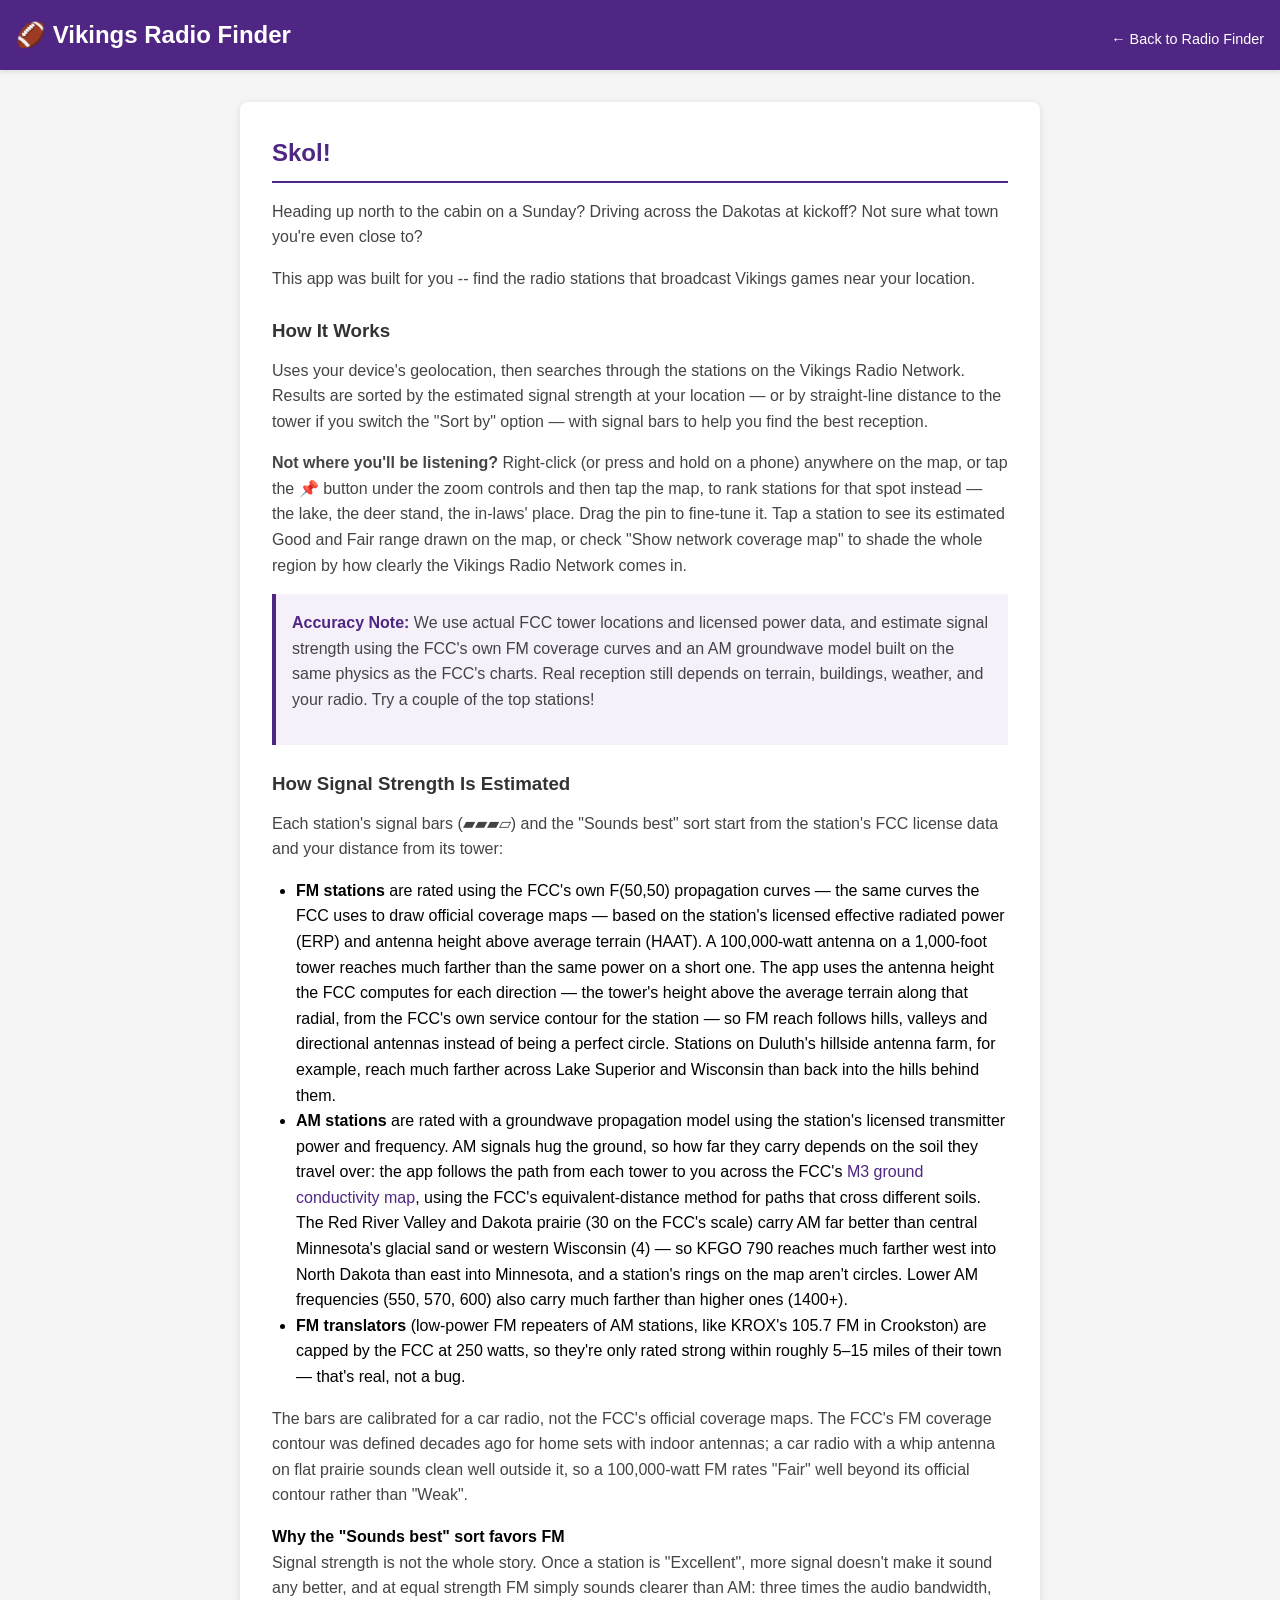
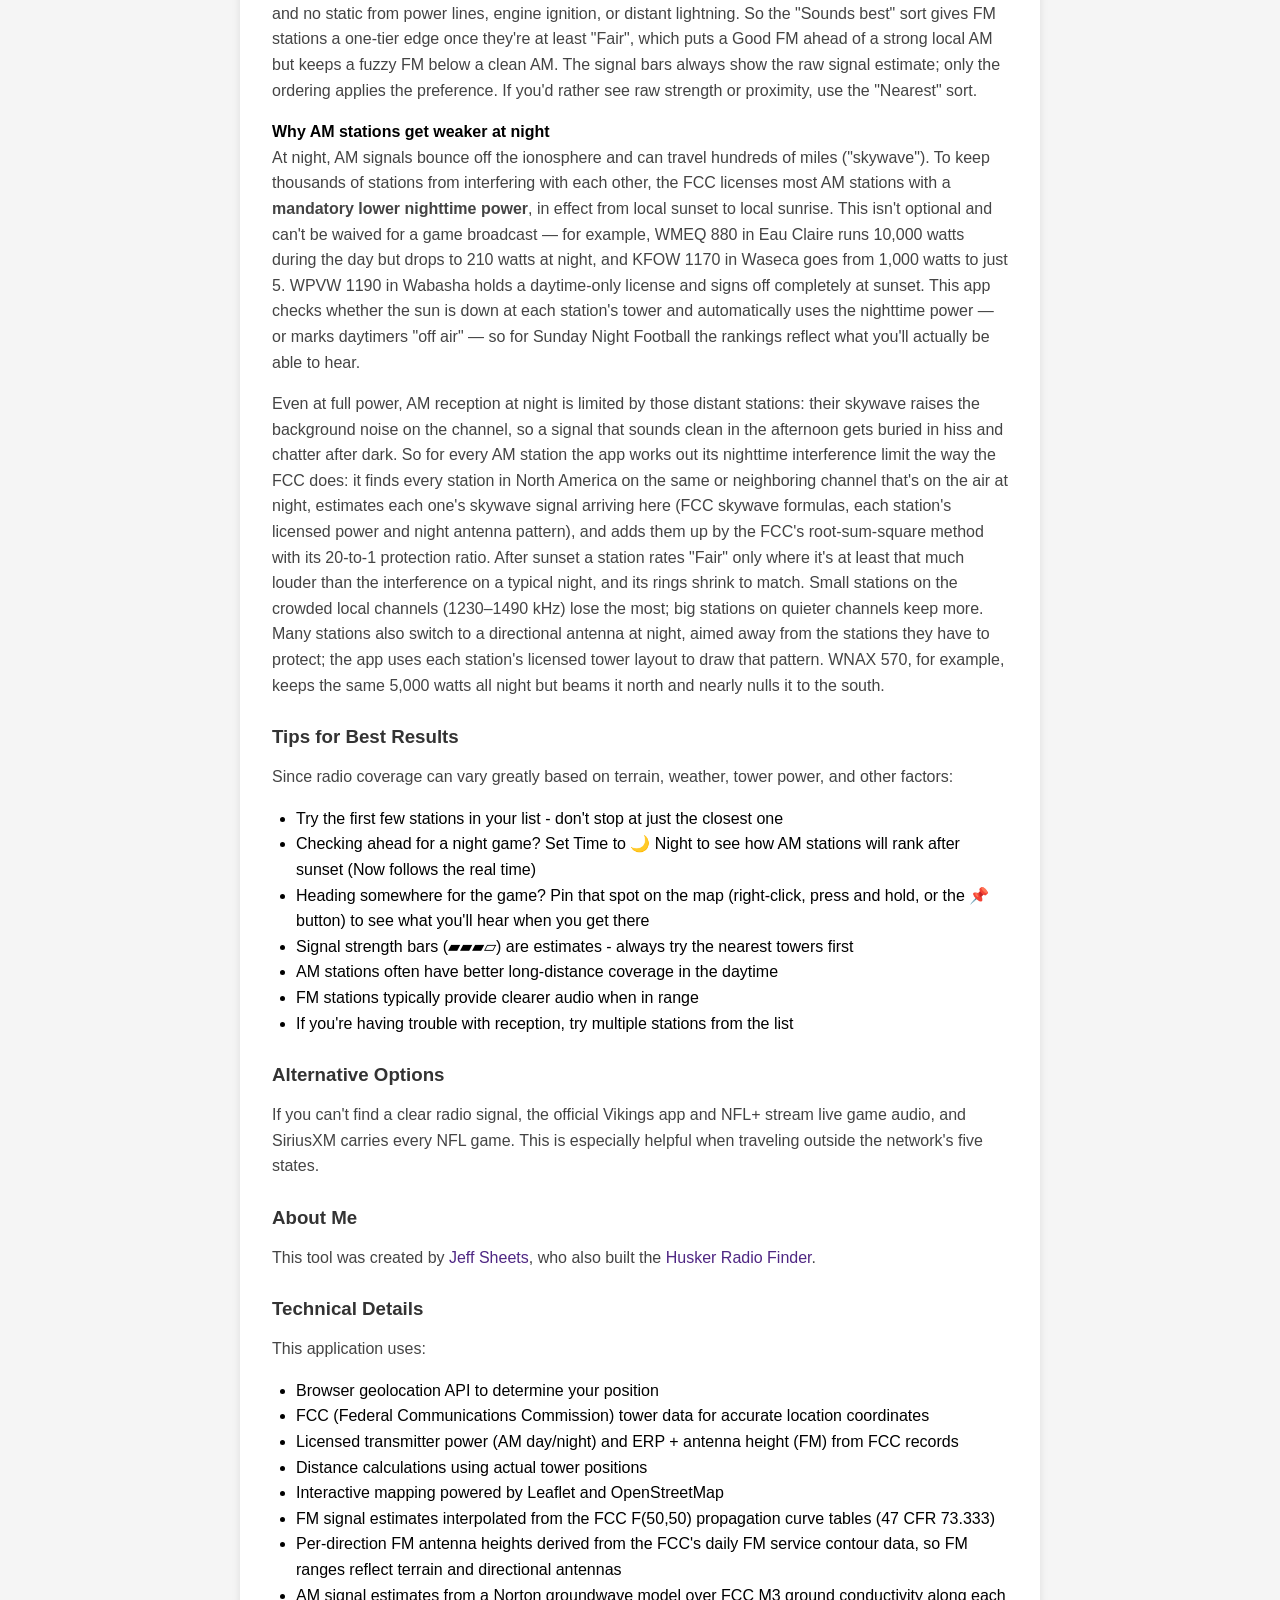
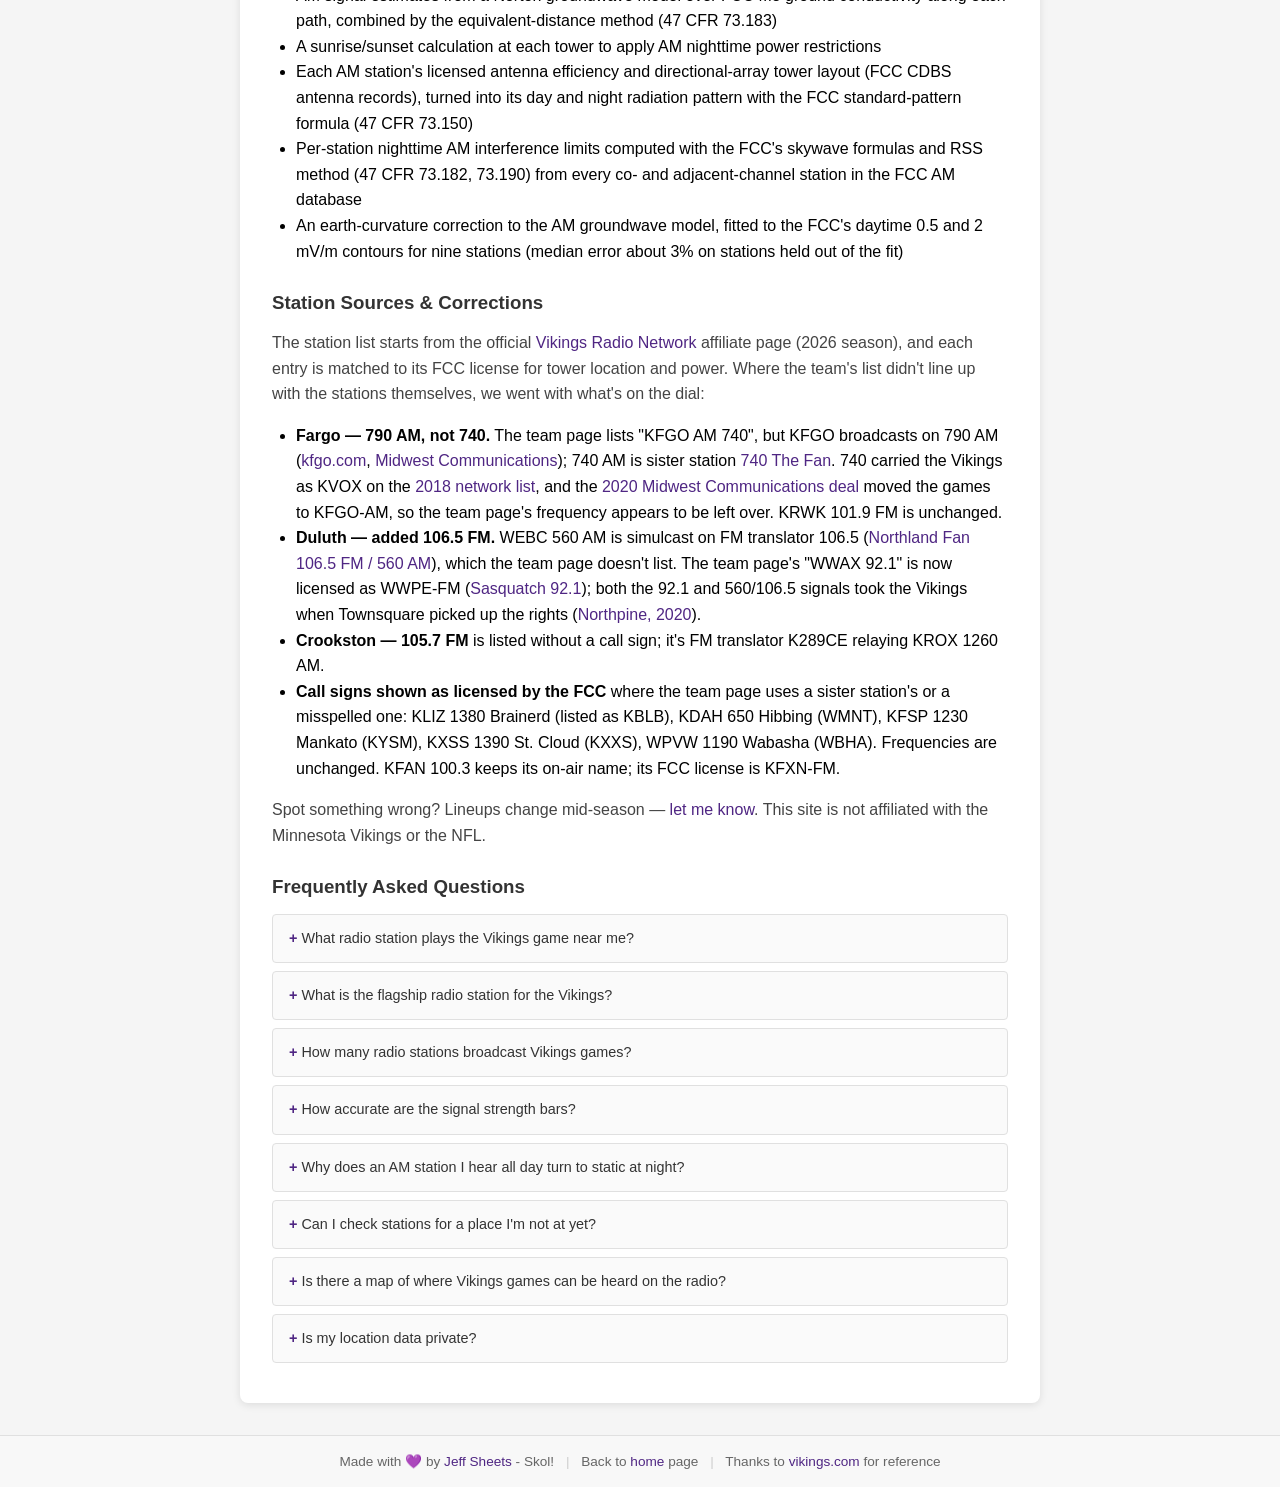
<file: about.html>
<!doctype html>
<html lang="en">
<head>
  <title>About - Vikings Radio Finder</title>
  <link rel="canonical" href="https://vikingsfinder.sheetsj.com/about.html">
  <meta name="viewport" content="width=device-width, initial-scale=1.0">
  <meta name="description" content="Learn how the Vikings Radio Finder works and get tips for finding the best radio coverage for Minnesota Vikings games.">

  <!-- Cache control: 1 hour cache for balance of performance and updates -->
  <meta http-equiv="Cache-Control" content="max-age=3600">

  <!-- Open Graph / Facebook -->
  <meta property="og:type" content="website">
  <meta property="og:url" content="https://vikingsfinder.sheetsj.com/about.html">
  <meta property="og:title" content="About Vikings Radio Finder">
  <meta property="og:description" content="Learn how the Vikings Radio Finder works and get tips for finding the best radio coverage for Minnesota Vikings games.">
  <meta property="og:image" content="https://vikingsfinder.sheetsj.com/og-image.png">

  <!-- Twitter -->
  <meta property="twitter:card" content="summary_large_image">
  <meta property="twitter:url" content="https://vikingsfinder.sheetsj.com/about.html">
  <meta property="twitter:title" content="About Vikings Radio Finder">
  <meta property="twitter:description" content="Learn how the Vikings Radio Finder works and get tips for finding the best radio coverage for Minnesota Vikings games.">
  <meta property="twitter:image" content="https://vikingsfinder.sheetsj.com/og-image.png">

  <!-- Favicon -->
  <link rel="icon" href="favicon.svg" type="image/svg+xml">
  <link rel="apple-touch-icon" href="apple-touch-icon.png">
  <link rel="manifest" href="manifest.webmanifest">
  <meta name="apple-mobile-web-app-title" content="Vikes Radio">

  <!-- Umami: shares the sheetsj.com website (site limit reached); filter by hostname vikingsfinder.sheetsj.com in the dashboard -->
  <script defer src="https://us.umami.is/script.js" data-website-id="68632b69-22b2-4cd1-8327-67c7bf6d737d" data-domains="vikingsfinder.sheetsj.com"></script>

  <!-- Custom CSS -->
  <link rel="stylesheet" href="styles.css?v=2026-10-17j">
</head>
<body class="about-page">

<div class="header">
  <h1>
    <a href="." class="title-link">
      <span class="title-long">🏈 Vikings Radio Finder</span>
      <span class="title-short">🏈 VikingsFinder</span>
    </a>
  </h1>
  <a href="." class="nav-link">
    <span class="nav-long">← Back to Radio Finder</span>
    <span class="nav-short">← Back</span>
  </a>
</div>

<div class="container">
  <h2>Skol!</h2>

  <p>Heading up north to the cabin on a Sunday? Driving across the Dakotas at kickoff? Not sure what town you're even close to?</p>

  <p>This app was built for you -- find the radio stations that broadcast Vikings games near your location.</p>

  <h3>How It Works</h3>
  <p>Uses your device's geolocation, then searches through the stations on the Vikings Radio Network. Results are sorted by the estimated signal strength at your location — or by straight-line distance to the tower if you switch the "Sort by" option — with signal bars to help you find the best reception.</p>

  <p><strong>Not where you'll be listening?</strong> Right-click (or press and hold on a phone) anywhere on the map, or tap the 📌 button under the zoom controls and then tap the map, to rank stations for that spot instead — the lake, the deer stand, the in-laws' place. Drag the pin to fine-tune it. Tap a station to see its estimated Good and Fair range drawn on the map, or check "Show network coverage map" to shade the whole region by how clearly the Vikings Radio Network comes in.</p>

  <div class="highlight">
    <p><strong>Accuracy Note:</strong> We use actual FCC tower locations and licensed power data, and estimate signal strength using the FCC's own FM coverage curves and an AM groundwave model built on the same physics as the FCC's charts. Real reception still depends on terrain, buildings, weather, and your radio. Try a couple of the top stations!</p>
  </div>

  <h3 id="signal-strength">How Signal Strength Is Estimated</h3>
  <p>Each station's signal bars (▰▰▰▱) and the "Sounds best" sort start from the station's FCC license data and your distance from its tower:</p>
  <ul style="margin-left: 1.5rem; margin-bottom: 1rem;">
    <li><strong>FM stations</strong> are rated using the FCC's own F(50,50) propagation curves — the same curves the FCC uses to draw official coverage maps — based on the station's licensed effective radiated power (ERP) and antenna height above average terrain (HAAT). A 100,000-watt antenna on a 1,000-foot tower reaches much farther than the same power on a short one. The app uses the antenna height the FCC computes for each direction — the tower's height above the average terrain along that radial, from the FCC's own service contour for the station — so FM reach follows hills, valleys and directional antennas instead of being a perfect circle. Stations on Duluth's hillside antenna farm, for example, reach much farther across Lake Superior and Wisconsin than back into the hills behind them.</li>
    <li><strong>AM stations</strong> are rated with a groundwave propagation model using the station's licensed transmitter power and frequency. AM signals hug the ground, so how far they carry depends on the soil they travel over: the app follows the path from each tower to you across the FCC's <a href="https://www.fcc.gov/media/radio/m3-ground-conductivity-map" target="_blank">M3 ground conductivity map</a>, using the FCC's equivalent-distance method for paths that cross different soils. The Red River Valley and Dakota prairie (30 on the FCC's scale) carry AM far better than central Minnesota's glacial sand or western Wisconsin (4) — so KFGO 790 reaches much farther west into North Dakota than east into Minnesota, and a station's rings on the map aren't circles. Lower AM frequencies (550, 570, 600) also carry much farther than higher ones (1400+).</li>
    <li><strong>FM translators</strong> (low-power FM repeaters of AM stations, like KROX's 105.7 FM in Crookston) are capped by the FCC at 250 watts, so they're only rated strong within roughly 5–15 miles of their town — that's real, not a bug.</li>
  </ul>

  <p>The bars are calibrated for a car radio, not the FCC's official coverage maps. The FCC's FM coverage contour was defined decades ago for home sets with indoor antennas; a car radio with a whip antenna on flat prairie sounds clean well outside it, so a 100,000-watt FM rates "Fair" well beyond its official contour rather than "Weak".</p>

  <h4>Why the "Sounds best" sort favors FM</h4>
  <p>Signal strength is not the whole story. Once a station is "Excellent", more signal doesn't make it sound any better, and at equal strength FM simply sounds clearer than AM: three times the audio bandwidth, and no static from power lines, engine ignition, or distant lightning. So the "Sounds best" sort gives FM stations a one-tier edge once they're at least "Fair", which puts a Good FM ahead of a strong local AM but keeps a fuzzy FM below a clean AM. The signal bars always show the raw signal estimate; only the ordering applies the preference. If you'd rather see raw strength or proximity, use the "Nearest" sort.</p>

  <h4>Why AM stations get weaker at night</h4>
  <p>At night, AM signals bounce off the ionosphere and can travel hundreds of miles ("skywave"). To keep thousands of stations from interfering with each other, the FCC licenses most AM stations with a <strong>mandatory lower nighttime power</strong>, in effect from local sunset to local sunrise. This isn't optional and can't be waived for a game broadcast — for example, WMEQ 880 in Eau Claire runs 10,000 watts during the day but drops to 210 watts at night, and KFOW 1170 in Waseca goes from 1,000 watts to just 5. WPVW 1190 in Wabasha holds a daytime-only license and signs off completely at sunset. This app checks whether the sun is down at each station's tower and automatically uses the nighttime power — or marks daytimers "off air" — so for Sunday Night Football the rankings reflect what you'll actually be able to hear.</p>
  <p>Even at full power, AM reception at night is limited by those distant stations: their skywave raises the background noise on the channel, so a signal that sounds clean in the afternoon gets buried in hiss and chatter after dark. So for every AM station the app works out its nighttime interference limit the way the FCC does: it finds every station in North America on the same or neighboring channel that's on the air at night, estimates each one's skywave signal arriving here (FCC skywave formulas, each station's licensed power and night antenna pattern), and adds them up by the FCC's root-sum-square method with its 20-to-1 protection ratio. After sunset a station rates "Fair" only where it's at least that much louder than the interference on a typical night, and its rings shrink to match. Small stations on the crowded local channels (1230–1490 kHz) lose the most; big stations on quieter channels keep more. Many stations also switch to a directional antenna at night, aimed away from the stations they have to protect; the app uses each station's licensed tower layout to draw that pattern. WNAX 570, for example, keeps the same 5,000 watts all night but beams it north and nearly nulls it to the south.</p>

  <h3>Tips for Best Results</h3>
  <p>Since radio coverage can vary greatly based on terrain, weather, tower power, and other factors:</p>
  <ul style="margin-left: 1.5rem; margin-bottom: 1rem;">
    <li>Try the first few stations in your list - don't stop at just the closest one</li>
    <li>Checking ahead for a night game? Set Time to 🌙 Night to see how AM stations will rank after sunset (Now follows the real time)</li>
    <li>Heading somewhere for the game? Pin that spot on the map (right-click, press and hold, or the 📌 button) to see what you'll hear when you get there</li>
    <li>Signal strength bars (▰▰▰▱) are estimates - always try the nearest towers first</li>
    <li>AM stations often have better long-distance coverage in the daytime</li>
    <li>FM stations typically provide clearer audio when in range</li>
    <li>If you're having trouble with reception, try multiple stations from the list</li>
  </ul>

  <h3>Alternative Options</h3>
  <p>If you can't find a clear radio signal, the official Vikings app and NFL+ stream live game audio, and SiriusXM carries every NFL game. This is especially helpful when traveling outside the network's five states.</p>

  <h3>About Me</h3>
  <p>This tool was created by <a href="https://sheetsj.com" target="_blank">Jeff Sheets</a>, who also built the <a href="https://huskerfinder.sheetsj.com" target="_blank">Husker Radio Finder</a>.</p>

  <h3>Technical Details</h3>
  <p>This application uses:</p>
  <ul style="margin-left: 1.5rem; margin-bottom: 1rem;">
    <li>Browser geolocation API to determine your position</li>
    <li>FCC (Federal Communications Commission) tower data for accurate location coordinates</li>
    <li>Licensed transmitter power (AM day/night) and ERP + antenna height (FM) from FCC records</li>
    <li>Distance calculations using actual tower positions</li>
    <li>Interactive mapping powered by Leaflet and OpenStreetMap</li>
    <li>FM signal estimates interpolated from the FCC F(50,50) propagation curve tables (47 CFR 73.333)</li>
    <li>Per-direction FM antenna heights derived from the FCC's daily FM service contour data, so FM ranges reflect terrain and directional antennas</li>
    <li>AM signal estimates from a Norton groundwave model over FCC M3 ground conductivity along each path, combined by the equivalent-distance method (47 CFR 73.183)</li>
    <li>A sunrise/sunset calculation at each tower to apply AM nighttime power restrictions</li>
    <li>Each AM station's licensed antenna efficiency and directional-array tower layout (FCC CDBS antenna records), turned into its day and night radiation pattern with the FCC standard-pattern formula (47 CFR 73.150)</li>
    <li>Per-station nighttime AM interference limits computed with the FCC's skywave formulas and RSS method (47 CFR 73.182, 73.190) from every co- and adjacent-channel station in the FCC AM database</li>
    <li>An earth-curvature correction to the AM groundwave model, fitted to the FCC's daytime 0.5 and 2 mV/m contours for nine stations (median error about 3% on stations held out of the fit)</li>
  </ul>

  <h3 id="sources">Station Sources &amp; Corrections</h3>
  <p>The station list starts from the official <a href="https://www.vikings.com/audio/radio-network" target="_blank">Vikings Radio Network</a> affiliate page (2026 season), and each entry is matched to its FCC license for tower location and power. Where the team's list didn't line up with the stations themselves, we went with what's on the dial:</p>
  <ul style="margin-left: 1.5rem; margin-bottom: 1rem;">
    <li><strong>Fargo — 790 AM, not 740.</strong> The team page lists "KFGO AM 740", but KFGO broadcasts on 790 AM (<a href="https://kfgo.com/" target="_blank">kfgo.com</a>, <a href="https://mwcradio.com/market/fargo-moorhead" target="_blank">Midwest Communications</a>); 740 AM is sister station <a href="https://740thefan.com/" target="_blank">740 The Fan</a>. 740 carried the Vikings as KVOX on the <a href="https://www.vikings.com/news/webpage-vikings-radio-network" target="_blank">2018 network list</a>, and the <a href="https://radioink.com/2020/05/17/vikings-sign-new-deal-with-midwest-communications/" target="_blank">2020 Midwest Communications deal</a> moved the games to KFGO-AM, so the team page's frequency appears to be left over. KRWK 101.9 FM is unchanged.</li>
    <li><strong>Duluth — added 106.5 FM.</strong> WEBC 560 AM is simulcast on FM translator 106.5 (<a href="https://northlandfan.com/" target="_blank">Northland Fan 106.5 FM / 560 AM</a>), which the team page doesn't list. The team page's "WWAX 92.1" is now licensed as WWPE-FM (<a href="https://en.wikipedia.org/wiki/WWPE-FM" target="_blank">Sasquatch 92.1</a>); both the 92.1 and 560/106.5 signals took the Vikings when Townsquare picked up the rights (<a href="https://northpine.com/2020/03/01/two-duluth-formats-make-planned-move/" target="_blank">Northpine, 2020</a>).</li>
    <li><strong>Crookston — 105.7 FM</strong> is listed without a call sign; it's FM translator K289CE relaying KROX 1260 AM.</li>
    <li><strong>Call signs shown as licensed by the FCC</strong> where the team page uses a sister station's or a misspelled one: KLIZ 1380 Brainerd (listed as KBLB), KDAH 650 Hibbing (WMNT), KFSP 1230 Mankato (KYSM), KXSS 1390 St. Cloud (KXXS), WPVW 1190 Wabasha (WBHA). Frequencies are unchanged. KFAN 100.3 keeps its on-air name; its FCC license is KFXN-FM.</li>
  </ul>
  <p>Spot something wrong? Lineups change mid-season — <a href="https://sheetsj.com" target="_blank">let me know</a>. This site is not affiliated with the Minnesota Vikings or the NFL.</p>

  <h3>Frequently Asked Questions</h3>
  <div class="faq-section about-faq">
    <details>
      <summary>What radio station plays the Vikings game near me?</summary>
      <p>Use the <a href=".">Vikings Radio Finder</a> to find the nearest station. Click "Find Nearest Stations" to use your GPS location. In the Twin Cities, tune to KFAN 100.3 FM or KTLK 1130 AM. The Vikings Radio Network covers Minnesota, North Dakota, South Dakota, Iowa, and Wisconsin with about 70 stations.</p>
    </details>

    <details>
      <summary>What is the flagship radio station for the Vikings?</summary>
      <p>KFAN 100.3 FM in Minneapolis-St. Paul, with KTLK 1130 AM also carrying games in the Twin Cities.</p>
    </details>

    <details>
      <summary>How many radio stations broadcast Vikings games?</summary>
      <p>About 70 Vikings Radio Network stations on 74 AM and FM frequencies for the 2026 season. View the <a href="stations.html">complete station list</a> for all frequencies.</p>
    </details>

    <details>
      <summary>How accurate are the signal strength bars?</summary>
      <p>They're estimates built from each station's FCC license: FM uses the FCC's official F(50,50) coverage curves (power + antenna height), and AM uses a groundwave model over the FCC's map of soil conductivity. They're good enough to rank stations against each other, which is what the "Sounds best" sort does (with FM favored over AM at similar strength, since it sounds clearer). Real-world reception still varies with terrain, buildings, weather, and your radio — see <a href="#signal-strength">"How Signal Strength Is Estimated"</a> above for the full story.</p>
    </details>

    <details>
      <summary>Why does an AM station I hear all day turn to static at night?</summary>
      <p>Most AM stations are required by the FCC to cut power at night (local sunset to sunrise) so their signals don't skip off the ionosphere and interfere with distant stations. Some drop dramatically — WMEQ 880 Eau Claire goes from 10,000 watts to 210. The finder accounts for this: after sunset it uses each station's nighttime power, so evening game rankings match reality.</p>
    </details>

    <details>
      <summary>Can I check stations for a place I'm not at yet?</summary>
      <p>Yes. Right-click the map (or press and hold on a touchscreen), or tap the 📌 button under the zoom controls and then tap the map, to drop a pin. The list re-ranks for that spot, and you can drag the pin to adjust it. The header gets a "Use my location instead" link to switch back.</p>
    </details>

    <details>
      <summary>Is there a map of where Vikings games can be heard on the radio?</summary>
      <p>Check "Show network coverage map" under the sort options. The map shades the region by the best estimated reception from any station in the network — dark green for Excellent, light green for Good, orange for Fair. AM stations are drawn at the power they're licensed for right now (daytime or nighttime), so the picture shrinks after sunset. Like the signal bars, it's an estimate from FCC license data; terrain and buildings will shift the real edges.</p>
    </details>

    <details>
      <summary>Is my location data private?</summary>
      <p>Yes! Your location data stays entirely on your device and is never sent to any server. The distance calculations happen in your browser. We don't track or store your location, and the same goes for any spot you pin on the map — it's never put in the link, saved, or reported.</p>
    </details>
  </div>
</div>

<div class="footer">
  Made with 💜 by <a href="https://sheetsj.com" target="_blank">Jeff Sheets</a> - Skol!
  <span class="footer-divider">|</span>
  Back to <a href=".">home</a> page
  <span class="footer-divider">|</span>
  Thanks to <a href="https://www.vikings.com/audio/radio-network" target="_blank">vikings.com</a> for reference
</div>

</body>
</html>
</file>
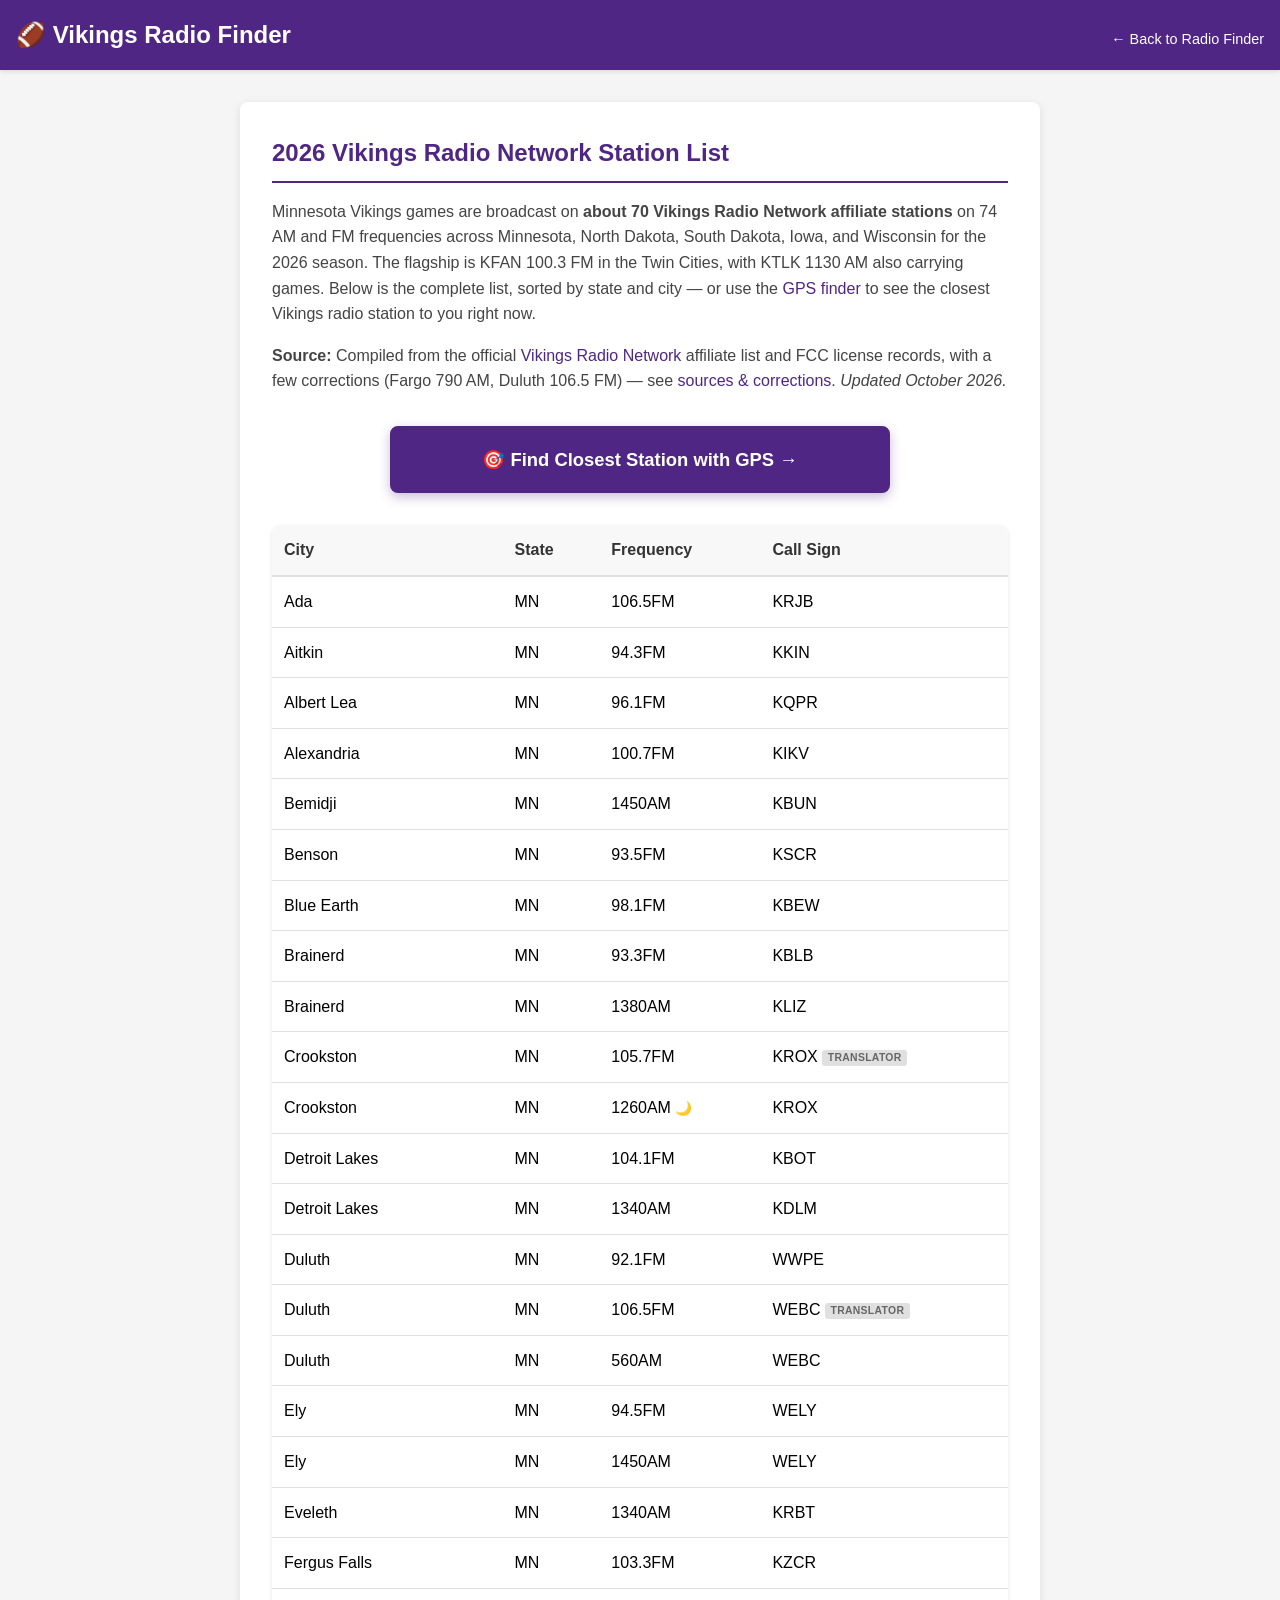
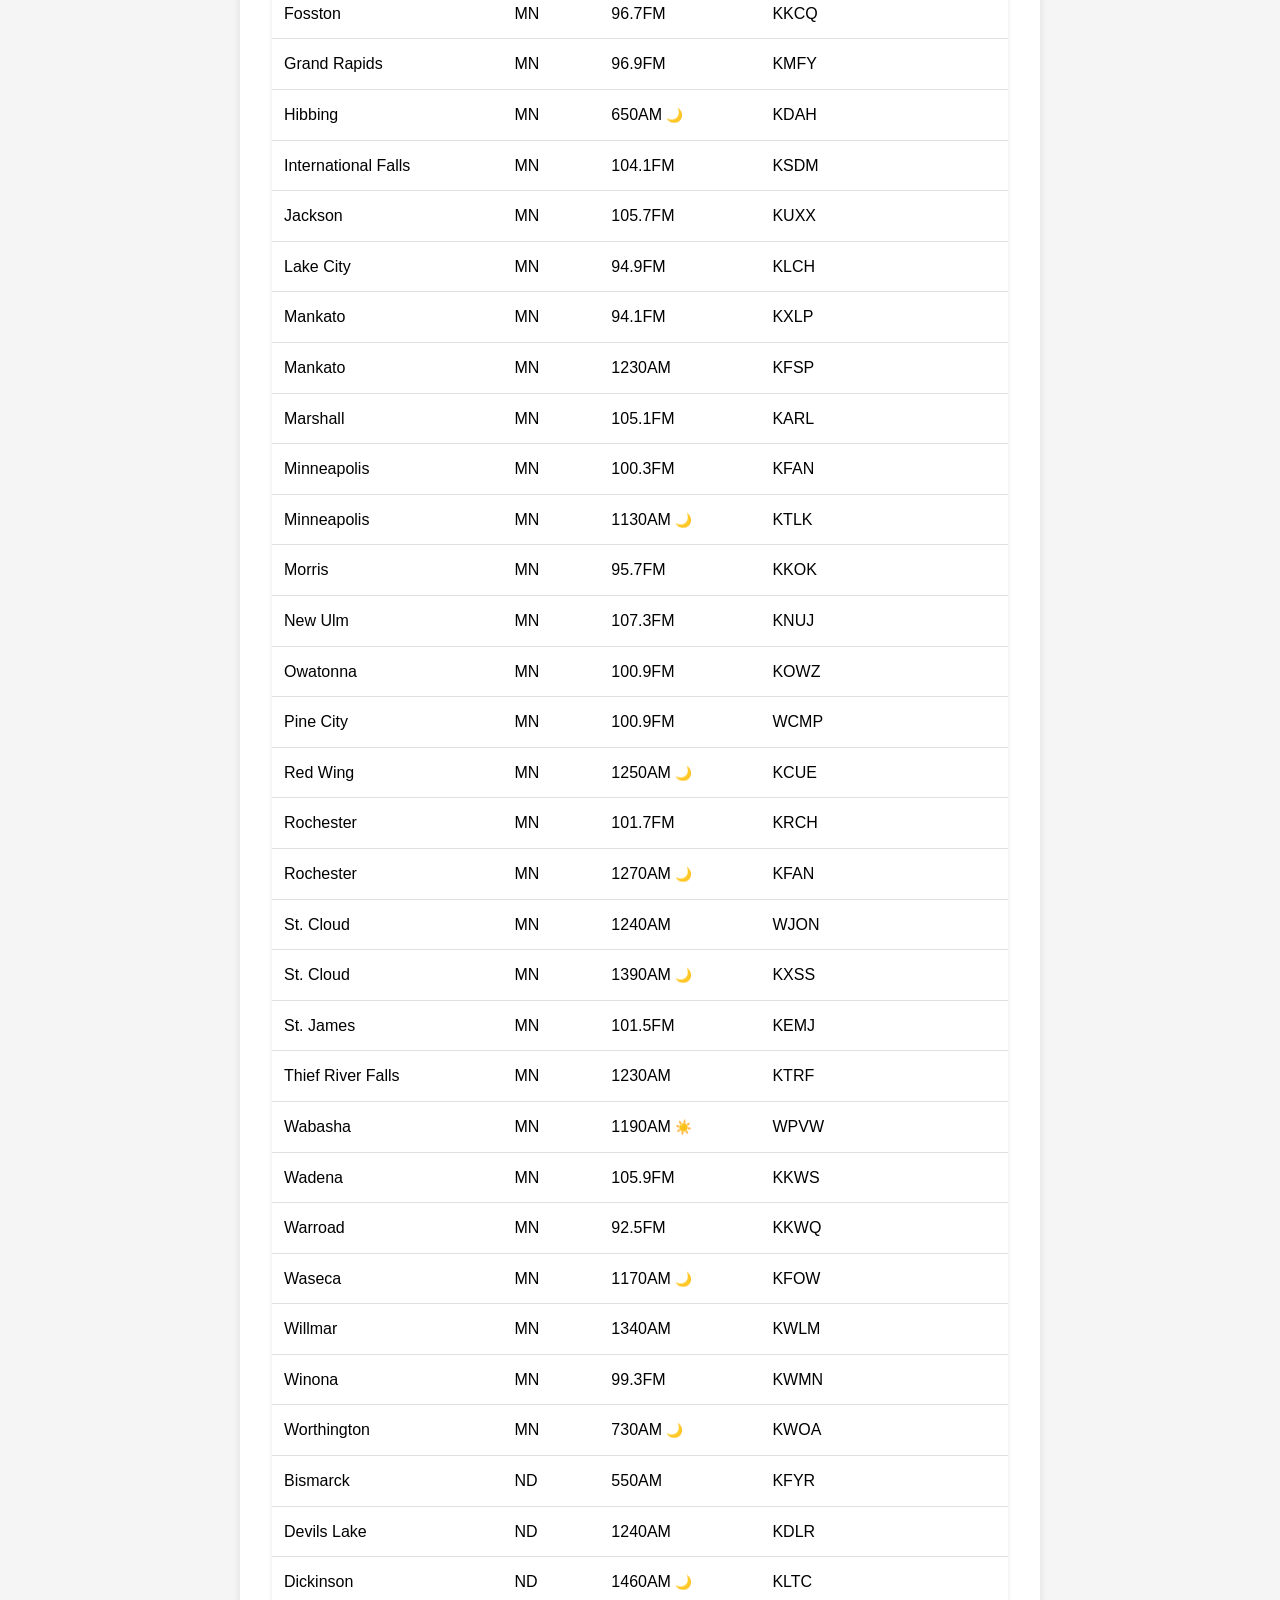
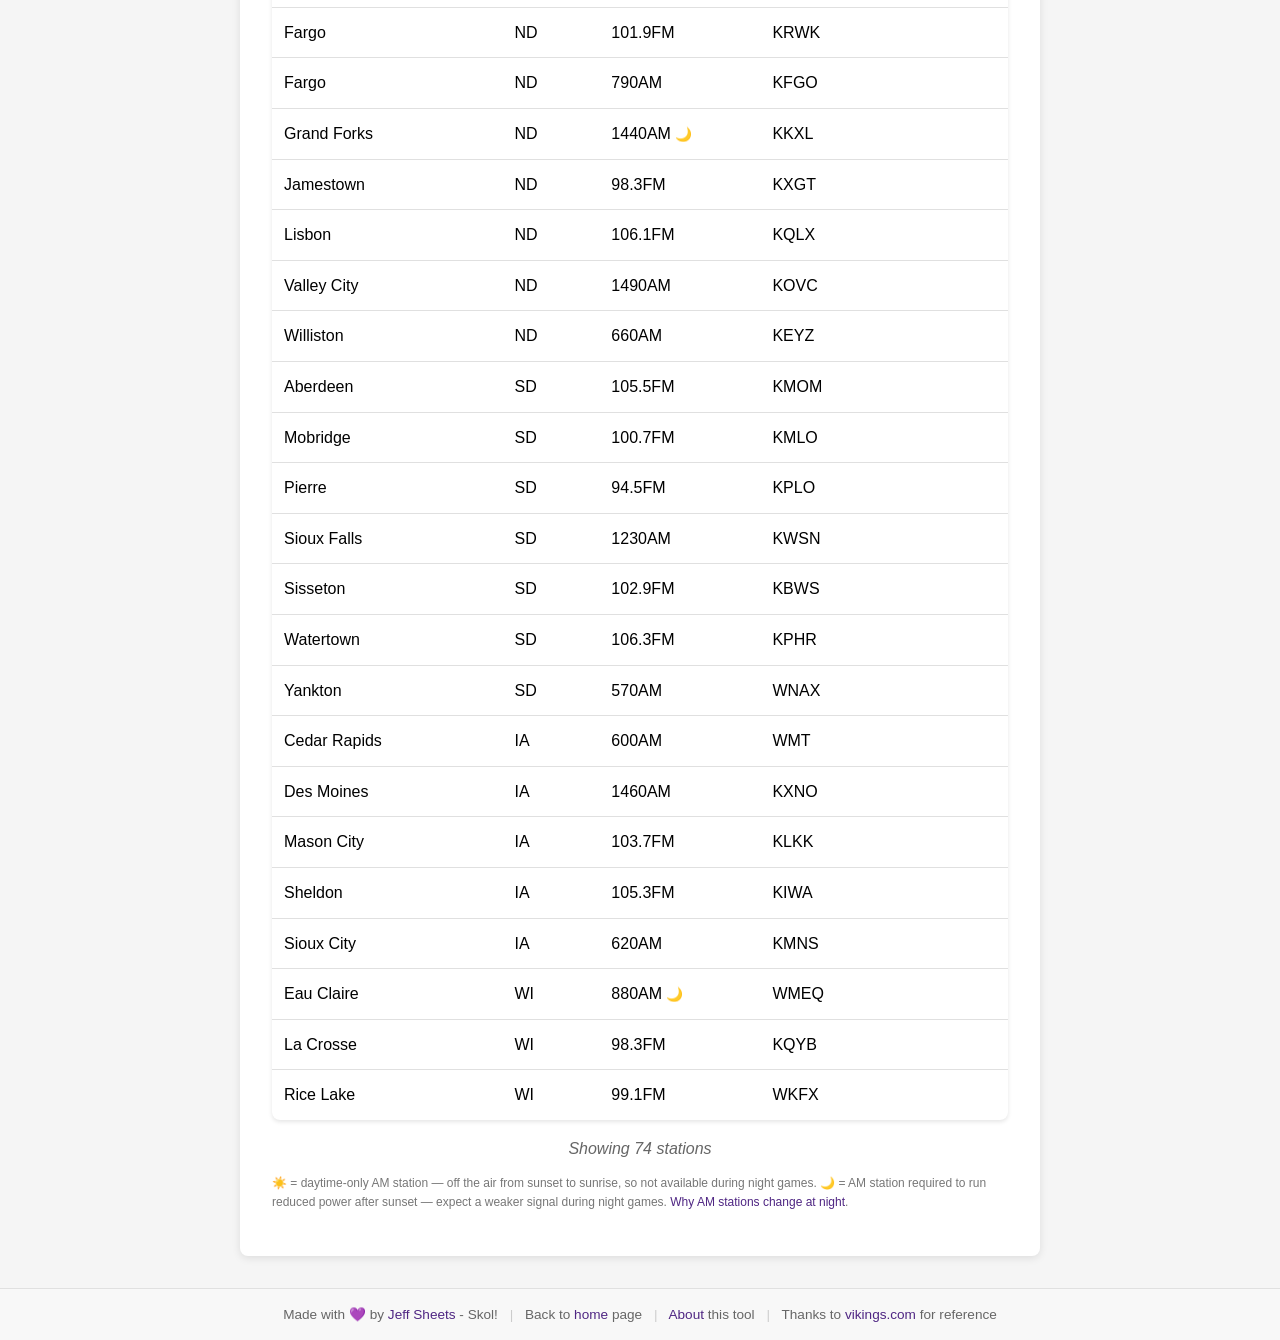
<file: stations.html>
<!doctype html>
<html lang="en">
<head>
  <title>Vikings Radio Network Stations & Affiliates List 2026 - Every Vikings Game Radio Station</title>
  <link rel="canonical" href="https://vikingsfinder.sheetsj.com/stations.html">
  <meta name="viewport" content="width=device-width, initial-scale=1.0">
  <meta name="description" content="Complete 2026 Vikings Radio Network affiliate list: every AM & FM radio station broadcasting Minnesota Vikings games, by city and frequency. Updated October 2026.">

  <!-- Cache control: 1 hour cache for balance of performance and updates -->
  <meta http-equiv="Cache-Control" content="max-age=3600">

  <!-- Open Graph / Facebook -->
  <meta property="og:type" content="website">
  <meta property="og:url" content="https://vikingsfinder.sheetsj.com/stations.html">
  <meta property="og:title" content="Vikings Radio Network Stations & Affiliates List 2026">
  <meta property="og:description" content="Complete 2026 Vikings Radio Network affiliate list: every AM & FM radio station broadcasting Minnesota Vikings games, by city and frequency.">
  <meta property="og:image" content="https://vikingsfinder.sheetsj.com/og-image.png">

  <!-- Twitter -->
  <meta property="twitter:card" content="summary_large_image">
  <meta property="twitter:url" content="https://vikingsfinder.sheetsj.com/stations.html">
  <meta property="twitter:title" content="Vikings Radio Network Stations & Affiliates List 2026">
  <meta property="twitter:description" content="Complete 2026 Vikings Radio Network affiliate list: every AM & FM radio station broadcasting Minnesota Vikings games, by city and frequency.">
  <meta property="twitter:image" content="https://vikingsfinder.sheetsj.com/og-image.png">

  <!-- Additional meta for broader social media support -->
  <meta name="author" content="Jeff Sheets">
  <meta name="robots" content="index, follow">
  <meta name="theme-color" content="#4F2683">

  <!-- Favicon -->
  <link rel="icon" href="favicon.svg" type="image/svg+xml">
  <link rel="apple-touch-icon" href="apple-touch-icon.png">
  <link rel="manifest" href="manifest.webmanifest">
  <meta name="apple-mobile-web-app-title" content="Vikes Radio">

  <!-- Umami: shares the sheetsj.com website (site limit reached); filter by hostname vikingsfinder.sheetsj.com in the dashboard -->
  <script defer src="https://us.umami.is/script.js" data-website-id="68632b69-22b2-4cd1-8327-67c7bf6d737d" data-domains="vikingsfinder.sheetsj.com"></script>

  <!-- Custom CSS -->
  <link rel="stylesheet" href="styles.css?v=2026-10-17j">
</head>
<body class="about-page">

<div class="header">
  <h1>
    <a href="." class="title-link">
      <span class="title-long">🏈 Vikings Radio Finder</span>
      <span class="title-short">🏈 VikingsFinder</span>
    </a>
  </h1>
  <a href="." class="nav-link">
    <span class="nav-long">← Back to Radio Finder</span>
    <span class="nav-short">← Back</span>
  </a>
</div>

<div class="container">

  <h2>2026 Vikings Radio Network Station List</h2>

  <p>Minnesota Vikings games are broadcast on <strong>about 70 Vikings Radio Network affiliate stations</strong> on 74 AM and FM frequencies across Minnesota, North Dakota, South Dakota, Iowa, and Wisconsin for the 2026 season. The flagship is KFAN 100.3 FM in the Twin Cities, with KTLK 1130 AM also carrying games. Below is the complete list, sorted by state and city — or use the <a href=".">GPS finder</a> to see the closest Vikings radio station to you right now.</p>

  <p><strong>Source:</strong> Compiled from the official <a href="https://www.vikings.com/audio/radio-network" target="_blank">Vikings Radio Network</a> affiliate list and FCC license records, with a few corrections (Fargo 790 AM, Duluth 106.5 FM) — see <a href="about.html#sources">sources &amp; corrections</a>. <em>Updated October 2026.</em></p>

  <a href="." class="gps-banner-button">🎯 Find Closest Station with GPS →</a>

  <div id="stationTable">
  <!-- STATIC-STATIONS-START (generated by scripts/generate-station-table.js — do not edit by hand) -->
<table class="station-table">
      <thead>
        <tr>
          <th>City</th>
          <th>State</th>
          <th>Frequency</th>
          <th>Call Sign</th>
        </tr>
      </thead>
      <tbody>
  
      <tr>
        <td data-label="City:">Ada</td>
        <td data-label="State:">MN</td>
        <td data-label="Frequency:">106.5FM</td>
        <td data-label="Call Sign:">KRJB</td>
      </tr>
    
      <tr>
        <td data-label="City:">Aitkin</td>
        <td data-label="State:">MN</td>
        <td data-label="Frequency:">94.3FM</td>
        <td data-label="Call Sign:">KKIN</td>
      </tr>
    
      <tr>
        <td data-label="City:">Albert Lea</td>
        <td data-label="State:">MN</td>
        <td data-label="Frequency:">96.1FM</td>
        <td data-label="Call Sign:">KQPR</td>
      </tr>
    
      <tr>
        <td data-label="City:">Alexandria</td>
        <td data-label="State:">MN</td>
        <td data-label="Frequency:">100.7FM</td>
        <td data-label="Call Sign:">KIKV</td>
      </tr>
    
      <tr>
        <td data-label="City:">Bemidji</td>
        <td data-label="State:">MN</td>
        <td data-label="Frequency:">1450AM</td>
        <td data-label="Call Sign:">KBUN</td>
      </tr>
    
      <tr>
        <td data-label="City:">Benson</td>
        <td data-label="State:">MN</td>
        <td data-label="Frequency:">93.5FM</td>
        <td data-label="Call Sign:">KSCR</td>
      </tr>
    
      <tr>
        <td data-label="City:">Blue Earth</td>
        <td data-label="State:">MN</td>
        <td data-label="Frequency:">98.1FM</td>
        <td data-label="Call Sign:">KBEW</td>
      </tr>
    
      <tr>
        <td data-label="City:">Brainerd</td>
        <td data-label="State:">MN</td>
        <td data-label="Frequency:">93.3FM</td>
        <td data-label="Call Sign:">KBLB</td>
      </tr>
    
      <tr>
        <td data-label="City:">Brainerd</td>
        <td data-label="State:">MN</td>
        <td data-label="Frequency:">1380AM</td>
        <td data-label="Call Sign:">KLIZ</td>
      </tr>
    
      <tr>
        <td data-label="City:">Crookston</td>
        <td data-label="State:">MN</td>
        <td data-label="Frequency:">105.7FM</td>
        <td data-label="Call Sign:">KROX <span class="station-role secondary" title="FM translator K289CE relaying KROX">translator</span></td>
      </tr>
    
      <tr>
        <td data-label="City:">Crookston</td>
        <td data-label="State:">MN</td>
        <td data-label="Frequency:">1260AM <span class="night-flag" title="Runs reduced power after sunset (1 kW day → 500 watts night) — expect a weaker signal during night games">🌙</span></td>
        <td data-label="Call Sign:">KROX</td>
      </tr>
    
      <tr>
        <td data-label="City:">Detroit Lakes</td>
        <td data-label="State:">MN</td>
        <td data-label="Frequency:">104.1FM</td>
        <td data-label="Call Sign:">KBOT</td>
      </tr>
    
      <tr>
        <td data-label="City:">Detroit Lakes</td>
        <td data-label="State:">MN</td>
        <td data-label="Frequency:">1340AM</td>
        <td data-label="Call Sign:">KDLM</td>
      </tr>
    
      <tr>
        <td data-label="City:">Duluth</td>
        <td data-label="State:">MN</td>
        <td data-label="Frequency:">92.1FM</td>
        <td data-label="Call Sign:">WWPE</td>
      </tr>
    
      <tr>
        <td data-label="City:">Duluth</td>
        <td data-label="State:">MN</td>
        <td data-label="Frequency:">106.5FM</td>
        <td data-label="Call Sign:">WEBC <span class="station-role secondary" title="FM translator W293CT relaying WEBC">translator</span></td>
      </tr>
    
      <tr>
        <td data-label="City:">Duluth</td>
        <td data-label="State:">MN</td>
        <td data-label="Frequency:">560AM</td>
        <td data-label="Call Sign:">WEBC</td>
      </tr>
    
      <tr>
        <td data-label="City:">Ely</td>
        <td data-label="State:">MN</td>
        <td data-label="Frequency:">94.5FM</td>
        <td data-label="Call Sign:">WELY</td>
      </tr>
    
      <tr>
        <td data-label="City:">Ely</td>
        <td data-label="State:">MN</td>
        <td data-label="Frequency:">1450AM</td>
        <td data-label="Call Sign:">WELY</td>
      </tr>
    
      <tr>
        <td data-label="City:">Eveleth</td>
        <td data-label="State:">MN</td>
        <td data-label="Frequency:">1340AM</td>
        <td data-label="Call Sign:">KRBT</td>
      </tr>
    
      <tr>
        <td data-label="City:">Fergus Falls</td>
        <td data-label="State:">MN</td>
        <td data-label="Frequency:">103.3FM</td>
        <td data-label="Call Sign:">KZCR</td>
      </tr>
    
      <tr>
        <td data-label="City:">Fosston</td>
        <td data-label="State:">MN</td>
        <td data-label="Frequency:">96.7FM</td>
        <td data-label="Call Sign:">KKCQ</td>
      </tr>
    
      <tr>
        <td data-label="City:">Grand Rapids</td>
        <td data-label="State:">MN</td>
        <td data-label="Frequency:">96.9FM</td>
        <td data-label="Call Sign:">KMFY</td>
      </tr>
    
      <tr>
        <td data-label="City:">Hibbing</td>
        <td data-label="State:">MN</td>
        <td data-label="Frequency:">650AM <span class="night-flag" title="Runs reduced power after sunset (10 kW day → 1 kW night) — expect a weaker signal during night games">🌙</span></td>
        <td data-label="Call Sign:">KDAH</td>
      </tr>
    
      <tr>
        <td data-label="City:">International Falls</td>
        <td data-label="State:">MN</td>
        <td data-label="Frequency:">104.1FM</td>
        <td data-label="Call Sign:">KSDM</td>
      </tr>
    
      <tr>
        <td data-label="City:">Jackson</td>
        <td data-label="State:">MN</td>
        <td data-label="Frequency:">105.7FM</td>
        <td data-label="Call Sign:">KUXX</td>
      </tr>
    
      <tr>
        <td data-label="City:">Lake City</td>
        <td data-label="State:">MN</td>
        <td data-label="Frequency:">94.9FM</td>
        <td data-label="Call Sign:">KLCH</td>
      </tr>
    
      <tr>
        <td data-label="City:">Mankato</td>
        <td data-label="State:">MN</td>
        <td data-label="Frequency:">94.1FM</td>
        <td data-label="Call Sign:">KXLP</td>
      </tr>
    
      <tr>
        <td data-label="City:">Mankato</td>
        <td data-label="State:">MN</td>
        <td data-label="Frequency:">1230AM</td>
        <td data-label="Call Sign:">KFSP</td>
      </tr>
    
      <tr>
        <td data-label="City:">Marshall</td>
        <td data-label="State:">MN</td>
        <td data-label="Frequency:">105.1FM</td>
        <td data-label="Call Sign:">KARL</td>
      </tr>
    
      <tr>
        <td data-label="City:">Minneapolis</td>
        <td data-label="State:">MN</td>
        <td data-label="Frequency:">100.3FM</td>
        <td data-label="Call Sign:">KFAN</td>
      </tr>
    
      <tr>
        <td data-label="City:">Minneapolis</td>
        <td data-label="State:">MN</td>
        <td data-label="Frequency:">1130AM <span class="night-flag" title="Runs reduced power after sunset (50 kW day → 25 kW night) — expect a weaker signal during night games">🌙</span></td>
        <td data-label="Call Sign:">KTLK</td>
      </tr>
    
      <tr>
        <td data-label="City:">Morris</td>
        <td data-label="State:">MN</td>
        <td data-label="Frequency:">95.7FM</td>
        <td data-label="Call Sign:">KKOK</td>
      </tr>
    
      <tr>
        <td data-label="City:">New Ulm</td>
        <td data-label="State:">MN</td>
        <td data-label="Frequency:">107.3FM</td>
        <td data-label="Call Sign:">KNUJ</td>
      </tr>
    
      <tr>
        <td data-label="City:">Owatonna</td>
        <td data-label="State:">MN</td>
        <td data-label="Frequency:">100.9FM</td>
        <td data-label="Call Sign:">KOWZ</td>
      </tr>
    
      <tr>
        <td data-label="City:">Pine City</td>
        <td data-label="State:">MN</td>
        <td data-label="Frequency:">100.9FM</td>
        <td data-label="Call Sign:">WCMP</td>
      </tr>
    
      <tr>
        <td data-label="City:">Red Wing</td>
        <td data-label="State:">MN</td>
        <td data-label="Frequency:">1250AM <span class="night-flag" title="Runs reduced power after sunset (1 kW day → 110 watts night) — expect a weaker signal during night games">🌙</span></td>
        <td data-label="Call Sign:">KCUE</td>
      </tr>
    
      <tr>
        <td data-label="City:">Rochester</td>
        <td data-label="State:">MN</td>
        <td data-label="Frequency:">101.7FM</td>
        <td data-label="Call Sign:">KRCH</td>
      </tr>
    
      <tr>
        <td data-label="City:">Rochester</td>
        <td data-label="State:">MN</td>
        <td data-label="Frequency:">1270AM <span class="night-flag" title="Runs reduced power after sunset (5 kW day → 1 kW night) — expect a weaker signal during night games">🌙</span></td>
        <td data-label="Call Sign:">KFAN</td>
      </tr>
    
      <tr>
        <td data-label="City:">St. Cloud</td>
        <td data-label="State:">MN</td>
        <td data-label="Frequency:">1240AM</td>
        <td data-label="Call Sign:">WJON</td>
      </tr>
    
      <tr>
        <td data-label="City:">St. Cloud</td>
        <td data-label="State:">MN</td>
        <td data-label="Frequency:">1390AM <span class="night-flag" title="Runs reduced power after sunset (2.5 kW day → 1 kW night) — expect a weaker signal during night games">🌙</span></td>
        <td data-label="Call Sign:">KXSS</td>
      </tr>
    
      <tr>
        <td data-label="City:">St. James</td>
        <td data-label="State:">MN</td>
        <td data-label="Frequency:">101.5FM</td>
        <td data-label="Call Sign:">KEMJ</td>
      </tr>
    
      <tr>
        <td data-label="City:">Thief River Falls</td>
        <td data-label="State:">MN</td>
        <td data-label="Frequency:">1230AM</td>
        <td data-label="Call Sign:">KTRF</td>
      </tr>
    
      <tr>
        <td data-label="City:">Wabasha</td>
        <td data-label="State:">MN</td>
        <td data-label="Frequency:">1190AM <span class="night-flag" title="Daytime-only AM station — off the air from sunset to sunrise, so not available during night games">☀️</span></td>
        <td data-label="Call Sign:">WPVW</td>
      </tr>
    
      <tr>
        <td data-label="City:">Wadena</td>
        <td data-label="State:">MN</td>
        <td data-label="Frequency:">105.9FM</td>
        <td data-label="Call Sign:">KKWS</td>
      </tr>
    
      <tr>
        <td data-label="City:">Warroad</td>
        <td data-label="State:">MN</td>
        <td data-label="Frequency:">92.5FM</td>
        <td data-label="Call Sign:">KKWQ</td>
      </tr>
    
      <tr>
        <td data-label="City:">Waseca</td>
        <td data-label="State:">MN</td>
        <td data-label="Frequency:">1170AM <span class="night-flag" title="Runs reduced power after sunset (1 kW day → 5 watts night) — expect a weaker signal during night games">🌙</span></td>
        <td data-label="Call Sign:">KFOW</td>
      </tr>
    
      <tr>
        <td data-label="City:">Willmar</td>
        <td data-label="State:">MN</td>
        <td data-label="Frequency:">1340AM</td>
        <td data-label="Call Sign:">KWLM</td>
      </tr>
    
      <tr>
        <td data-label="City:">Winona</td>
        <td data-label="State:">MN</td>
        <td data-label="Frequency:">99.3FM</td>
        <td data-label="Call Sign:">KWMN</td>
      </tr>
    
      <tr>
        <td data-label="City:">Worthington</td>
        <td data-label="State:">MN</td>
        <td data-label="Frequency:">730AM <span class="night-flag" title="Runs reduced power after sunset (1 kW day → 159 watts night) — expect a weaker signal during night games">🌙</span></td>
        <td data-label="Call Sign:">KWOA</td>
      </tr>
    
      <tr>
        <td data-label="City:">Bismarck</td>
        <td data-label="State:">ND</td>
        <td data-label="Frequency:">550AM</td>
        <td data-label="Call Sign:">KFYR</td>
      </tr>
    
      <tr>
        <td data-label="City:">Devils Lake</td>
        <td data-label="State:">ND</td>
        <td data-label="Frequency:">1240AM</td>
        <td data-label="Call Sign:">KDLR</td>
      </tr>
    
      <tr>
        <td data-label="City:">Dickinson</td>
        <td data-label="State:">ND</td>
        <td data-label="Frequency:">1460AM <span class="night-flag" title="Runs reduced power after sunset (5 kW day → 770 watts night) — expect a weaker signal during night games">🌙</span></td>
        <td data-label="Call Sign:">KLTC</td>
      </tr>
    
      <tr>
        <td data-label="City:">Fargo</td>
        <td data-label="State:">ND</td>
        <td data-label="Frequency:">101.9FM</td>
        <td data-label="Call Sign:">KRWK</td>
      </tr>
    
      <tr>
        <td data-label="City:">Fargo</td>
        <td data-label="State:">ND</td>
        <td data-label="Frequency:">790AM</td>
        <td data-label="Call Sign:">KFGO</td>
      </tr>
    
      <tr>
        <td data-label="City:">Grand Forks</td>
        <td data-label="State:">ND</td>
        <td data-label="Frequency:">1440AM <span class="night-flag" title="Runs reduced power after sunset (600 watts day → 300 watts night) — expect a weaker signal during night games">🌙</span></td>
        <td data-label="Call Sign:">KKXL</td>
      </tr>
    
      <tr>
        <td data-label="City:">Jamestown</td>
        <td data-label="State:">ND</td>
        <td data-label="Frequency:">98.3FM</td>
        <td data-label="Call Sign:">KXGT</td>
      </tr>
    
      <tr>
        <td data-label="City:">Lisbon</td>
        <td data-label="State:">ND</td>
        <td data-label="Frequency:">106.1FM</td>
        <td data-label="Call Sign:">KQLX</td>
      </tr>
    
      <tr>
        <td data-label="City:">Valley City</td>
        <td data-label="State:">ND</td>
        <td data-label="Frequency:">1490AM</td>
        <td data-label="Call Sign:">KOVC</td>
      </tr>
    
      <tr>
        <td data-label="City:">Williston</td>
        <td data-label="State:">ND</td>
        <td data-label="Frequency:">660AM</td>
        <td data-label="Call Sign:">KEYZ</td>
      </tr>
    
      <tr>
        <td data-label="City:">Aberdeen</td>
        <td data-label="State:">SD</td>
        <td data-label="Frequency:">105.5FM</td>
        <td data-label="Call Sign:">KMOM</td>
      </tr>
    
      <tr>
        <td data-label="City:">Mobridge</td>
        <td data-label="State:">SD</td>
        <td data-label="Frequency:">100.7FM</td>
        <td data-label="Call Sign:">KMLO</td>
      </tr>
    
      <tr>
        <td data-label="City:">Pierre</td>
        <td data-label="State:">SD</td>
        <td data-label="Frequency:">94.5FM</td>
        <td data-label="Call Sign:">KPLO</td>
      </tr>
    
      <tr>
        <td data-label="City:">Sioux Falls</td>
        <td data-label="State:">SD</td>
        <td data-label="Frequency:">1230AM</td>
        <td data-label="Call Sign:">KWSN</td>
      </tr>
    
      <tr>
        <td data-label="City:">Sisseton</td>
        <td data-label="State:">SD</td>
        <td data-label="Frequency:">102.9FM</td>
        <td data-label="Call Sign:">KBWS</td>
      </tr>
    
      <tr>
        <td data-label="City:">Watertown</td>
        <td data-label="State:">SD</td>
        <td data-label="Frequency:">106.3FM</td>
        <td data-label="Call Sign:">KPHR</td>
      </tr>
    
      <tr>
        <td data-label="City:">Yankton</td>
        <td data-label="State:">SD</td>
        <td data-label="Frequency:">570AM</td>
        <td data-label="Call Sign:">WNAX</td>
      </tr>
    
      <tr>
        <td data-label="City:">Cedar Rapids</td>
        <td data-label="State:">IA</td>
        <td data-label="Frequency:">600AM</td>
        <td data-label="Call Sign:">WMT</td>
      </tr>
    
      <tr>
        <td data-label="City:">Des Moines</td>
        <td data-label="State:">IA</td>
        <td data-label="Frequency:">1460AM</td>
        <td data-label="Call Sign:">KXNO</td>
      </tr>
    
      <tr>
        <td data-label="City:">Mason City</td>
        <td data-label="State:">IA</td>
        <td data-label="Frequency:">103.7FM</td>
        <td data-label="Call Sign:">KLKK</td>
      </tr>
    
      <tr>
        <td data-label="City:">Sheldon</td>
        <td data-label="State:">IA</td>
        <td data-label="Frequency:">105.3FM</td>
        <td data-label="Call Sign:">KIWA</td>
      </tr>
    
      <tr>
        <td data-label="City:">Sioux City</td>
        <td data-label="State:">IA</td>
        <td data-label="Frequency:">620AM</td>
        <td data-label="Call Sign:">KMNS</td>
      </tr>
    
      <tr>
        <td data-label="City:">Eau Claire</td>
        <td data-label="State:">WI</td>
        <td data-label="Frequency:">880AM <span class="night-flag" title="Runs reduced power after sunset (10 kW day → 210 watts night) — expect a weaker signal during night games">🌙</span></td>
        <td data-label="Call Sign:">WMEQ</td>
      </tr>
    
      <tr>
        <td data-label="City:">La Crosse</td>
        <td data-label="State:">WI</td>
        <td data-label="Frequency:">98.3FM</td>
        <td data-label="Call Sign:">KQYB</td>
      </tr>
    
      <tr>
        <td data-label="City:">Rice Lake</td>
        <td data-label="State:">WI</td>
        <td data-label="Frequency:">99.1FM</td>
        <td data-label="Call Sign:">WKFX</td>
      </tr>
    
      </tbody>
    </table>
    <div class="station-count">
      Showing 74 stations
    </div>
  <!-- STATIC-STATIONS-END -->
  </div>

  <p class="night-legend">☀️ = daytime-only AM station — off the air from sunset to sunrise, so not available during night games. 🌙 = AM station required to run reduced power after sunset — expect a weaker signal during night games. <a href="about.html#signal-strength">Why AM stations change at night</a>.</p>
</div>

<div class="footer">
  Made with 💜 by <a href="https://sheetsj.com" target="_blank">Jeff Sheets</a> - Skol!
  <span class="footer-divider">|</span>
  Back to <a href=".">home</a> page
  <span class="footer-divider">|</span>
  <a href="about.html">About</a> this tool
  <span class="footer-divider">|</span>
  Thanks to <a href="https://www.vikings.com/audio/radio-network" target="_blank">vikings.com</a> for reference
</div>

</body>
</html>
</file>
<file: styles.css>
/* Reset and Base Styles */
* {
  margin: 0;
  padding: 0;
  box-sizing: border-box;
}

html {
  scroll-behavior: smooth;
}

body {
  font-family: -apple-system, BlinkMacSystemFont, "Segoe UI", Roboto, "Helvetica Neue", Arial, sans-serif;
  background: #f5f5f5;
}

/* Header Styles */
.header {
  background: #4F2683;
  color: white;
  padding: 1rem;
  box-shadow: 0 2px 4px rgba(0,0,0,0.1);
  display: flex;
  justify-content: space-between;
  align-items: center;
}

.header h1 {
  font-size: 1.5rem;
  margin: 0;
}

.title-link {
  color: white;
  text-decoration: none;
}

.title-link:hover {
  text-decoration: none;
  color: white;
}

.title-short {
  display: none;
}

.nav-short {
  display: none;
}

.desktop-nav {
  display: flex;
  gap: 1.5rem;
}

.desktop-nav .nav-link {
  margin-top: 0;
}

.nav-link {
  color: white;
  text-decoration: none;
  font-size: 0.9rem;
  margin-top: 0.5rem;
  display: inline-block;
}

.nav-link:hover {
  text-decoration: underline;
}

/* Main Page Styles */
#display {
  background: white;
  padding: 0.75rem 1rem;
  border-bottom: 1px solid #ddd;
  font-size: 0.9rem;
  color: #666;
  min-height: 2.5rem;
  display: flex;
  align-items: center;
}

/* Clickable coordinates: recenters the map on the user's location */
.location-link {
  color: #4285F4;
  text-decoration: none;
  border-bottom: 1px dotted #4285F4;
  margin-left: 0.25em;
}

.location-link:hover {
  color: #4F2683;
  border-bottom-color: #4F2683;
}

/* index.html: header + location line + finder/map + footer fill exactly one
   viewport; the FAQ scrolls in below. The shell sizes the container, so the
   header/footer can change height without breaking the math. */
.app-shell {
  display: flex;
  flex-direction: column;
  height: 100vh;
  height: 100dvh;
}

.app-shell > .header,
.app-shell > #display,
.app-shell > .footer {
  flex-shrink: 0;
}

.container {
  display: flex;
  flex: 1;
  min-height: 0;
}

#results {
  width: 350px;
  background: white;
  border-right: 1px solid #ddd;
  display: flex;
  flex-direction: column;
}

.controls-panel {
  padding: 0.75rem;
  border-bottom: 1px solid #e0e0e0;
  background: #fafafa;
}

.find-button {
  width: 100%;
  background: #4F2683;
  color: white;
  border: none;
  padding: 0.65rem;
  border-radius: 4px;
  font-size: 0.95rem;
  font-weight: 600;
  cursor: pointer;
  transition: background 0.2s;
  margin-bottom: 0.75rem;
}

.find-button:hover {
  background: #3F1E6A;
}

.find-button:active {
  background: #331856;
}

.find-button:focus-visible,
.station-item:focus-visible {
  outline: 2px solid #4F2683;
  outline-offset: 2px;
}

/* Segmented control: single-select radios styled as pills in one bordered
   strip. Used for the sport filter, the sort row and the coverage band row. */
.segmented {
  display: flex;
  flex-direction: row;
  flex-wrap: nowrap;
  border: 1px solid #4F2683;
  border-radius: 6px;
  overflow: hidden;
  background: #fff;
}

.segmented label {
  flex: 1 1 0;
  display: flex;
  align-items: center;
  justify-content: center;
  gap: 0.15rem;
  padding: 0.4rem 0.2rem;
  min-height: 2.1rem;
  color: #333;
  font-size: 0.85rem;
  font-weight: 600;
  white-space: nowrap;
  cursor: pointer;
  border-left: 1px solid #DDCDEE;
  transition: background 0.15s, color 0.15s;
  -webkit-tap-highlight-color: transparent;
  user-select: none;
}

.segmented label:first-child {
  border-left: none;
}

.segmented label:hover {
  background: #F5F0FA;
}

.segmented input[type="radio"] {
  position: absolute;
  opacity: 0;
  width: 0;
  height: 0;
  margin: 0;
}

.segmented label:has(input:checked) {
  background: #4F2683;
  color: #fff;
}

.segmented label:has(input:focus-visible) {
  outline: 2px solid #333;
  outline-offset: -2px;
}

/* Sport filter: full-width strip. Text labels drop out on narrow screens
   leaving emoji so it stays on one row. */
.sport-filter {
  width: 100%;
}

.sport-filter sup {
  font-size: 0.6em;
  font-weight: 700;
  margin-left: -0.1em;
}

/* Labelled option rows (Sort by / Band): caption on the left, a smaller
   segmented control filling the rest of the row */
.option-row {
  display: flex;
  align-items: center;
  gap: 0.5rem;
  margin-top: 0.5rem;
  padding-left: 0.25rem;
}

.option-row .option-label {
  color: #666;
  font-size: 0.85rem;
  white-space: nowrap;
  flex-shrink: 0;
  min-width: 3.6rem; /* lines up the Sort / Time / Band button groups */
}

.option-row .segmented {
  flex: 1 1 auto;
}

.option-row .segmented label {
  min-height: 1.7rem;
  padding: 0.25rem 0.4rem;
  font-size: 0.8rem;
}

/* Network coverage map toggle (below the sort row) */
.coverage-toggle {
  display: flex;
  align-items: center;
  gap: 0.35rem;
  margin-top: 0.5rem;
  padding-left: 0.25rem;
  color: #333;
  font-size: 0.85rem;
  cursor: pointer;
  white-space: nowrap;
}

.coverage-toggle input[type="checkbox"] {
  cursor: pointer;
  flex-shrink: 0;
  margin: 0;
}

/* Band row under the coverage toggle; only shown while the overlay is on */
.coverage-band {
  margin-top: 0.35rem;
  padding-left: 1.6rem;
}

.coverage-band[hidden] {
  display: none;
}

/* Pick-a-spot: 📌 control under the zoom buttons, crosshair while armed */
.pick-spot-control a {
  font-size: 17px;
  line-height: 30px;
  text-align: center;
  text-decoration: none;
}

.pick-spot-control a.active {
  background: #4F2683;
  color: #fff;
}

.leaflet-container.picking-spot {
  cursor: crosshair;
}

/* Blue teardrop for a pinned listening spot (the GPS dot stays round) */
.pin-marker .pin-head {
  width: 22px;
  height: 22px;
  margin: 2px 0 0 4px;
  background: #4285F4;
  border: 3px solid #fff;
  border-radius: 50% 50% 50% 0;
  transform: rotate(-45deg);
  box-shadow: 0 2px 6px rgba(0, 0, 0, 0.35);
  cursor: grab;
}

/* Full-screen map: the map pane covers the viewport; the rest of the page stays put underneath */
.fullscreen-control a {
  font-size: 18px;
  line-height: 30px;
  text-align: center;
  text-decoration: none;
}

body.map-fullscreen {
  overflow: hidden; /* no page scroll behind the map */
}

body.map-fullscreen #map {
  position: fixed;
  inset: 0;
  z-index: 2000;
  height: 100vh;
  height: 100dvh;
  max-height: none;
}

.coverage-map-legend {
  background: rgba(255, 255, 255, 0.92);
  border-radius: 4px;
  box-shadow: 0 1px 5px rgba(0, 0, 0, 0.4);
  padding: 0.4rem 0.6rem;
  font-size: 0.8rem;
  line-height: 1.5;
  color: #333;
}

.coverage-map-legend strong {
  display: block;
  margin-bottom: 0.15rem;
}

.coverage-swatch {
  display: inline-block;
  width: 0.9em;
  height: 0.9em;
  border-radius: 2px;
  margin-right: 0.4em;
  vertical-align: -0.1em;
  border: 1px solid rgba(0, 0, 0, 0.15);
}

.coverage-note {
  color: #777;
  font-size: 0.75rem;
  margin-top: 0.2rem;
}

.night-flag {
  cursor: help;
  font-size: 0.85em;
}

.night-legend {
  display: block;
  color: #777;
  font-size: 0.75rem;
  text-align: center;
}

/* Map popup: city heading, one line per frequency, estimated range footer */
.station-popup h3 {
  margin: 0 0 4px 0;
  font-size: 1em;
  color: #333;
}

.popup-station {
  white-space: nowrap;
  line-height: 1.6;
}

.popup-station .station-sport-emoji {
  margin-left: 2px;
}

.popup-role {
  color: #999;
  font-size: 0.85em;
  cursor: help;
}

/* Estimated coverage range footer (rings drawn by showCoverage) */
.coverage-legend {
  margin-top: 4px;
  padding-top: 4px;
  border-top: 1px solid #eee;
  color: #777;
  font-size: 0.78em;
  line-height: 1.5;
  white-space: nowrap;
  cursor: help;
}

.coverage-good,
.coverage-fair {
  font-weight: 600;
}

.coverage-good { color: #4CAF50; }
.coverage-fair { color: #FFA500; }

/* Compact one-line legend pill in the controls panel, faded Vikings purple */
a.night-legend {
  padding: 0.3rem 0.6rem;
  margin-top: 0.55rem;
  text-decoration: none;
  color: #8a5a5a;
  background: #F5F0FA;
  border: 1px solid #E6DCF0;
  border-radius: 999px;
  white-space: nowrap;
  overflow: hidden;
  text-overflow: ellipsis;
}

a.night-legend:hover {
  color: #4F2683;
  border-color: #D3C1E8;
}

/* Full-sentence legend under the station table on stations.html */
p.night-legend {
  text-align: left;
  margin: 0.75rem 0;
}

/* Footnote citations on stations.html: [1] in the text, sources listed below the table */
.fn-ref {
  font-size: 0.7em;
  line-height: 0;
  vertical-align: super;
  margin-left: 0.1em;
}

.fn-ref a {
  color: #4F2683;
  text-decoration: none;
}

.fn-ref a:hover,
.footnotes .fn-back:hover {
  text-decoration: underline;
}

.footnotes {
  margin: 1.5rem 0 0 1.25rem;
  padding-top: 0.75rem;
  border-top: 1px solid #e0e0e0;
  color: #777;
  font-size: 0.8rem;
  line-height: 1.5;
}

.footnotes li {
  margin-bottom: 0.4rem;
}

.footnotes li:target {
  background: #F5F0FA;
}

.footnotes a {
  color: #4F2683;
  text-decoration: none;
}

.footnotes .fn-back {
  margin-left: 0.25em;
}

#map {
  flex: 1;
  height: 100%;
  /* Set explicitly so Leaflet doesn't write an inline position (which would
     override the full-screen rule below) */
  position: relative;
}

#station-list {
  flex: 1;
  padding: 1rem;
  overflow-y: auto;
}

.station-item {
  padding: 0.75rem;
  margin-bottom: 0.5rem;
  background: #f9f9f9;
  border-radius: 4px;
  border: 1px solid #e0e0e0;
  transition: all 0.2s;
  cursor: pointer;
}

.station-item:hover {
  background: #f0f0f0;
  border-color: #4F2683;
}

.station-item.nearest {
  background: #F5F0FA;
  border-color: #4F2683;
  border-width: 2px;
}

/* The frequency picked from the list, when its popup lists several */
.popup-station.selected {
  background: #E6DCF0;
  box-shadow: inset 3px 0 0 #4F2683;
  border-radius: 2px;
  margin: 0 -0.35rem;
  padding: 0 0.35rem;
}

/* The station whose popup is open on the map */
.station-item.selected {
  background: #E6DCF0;
  border-color: #4F2683;
  border-width: 2px;
  box-shadow: inset 6px 0 0 #4F2683, 0 2px 6px rgba(79, 38, 131, 0.25);
}

.station-info {
  display: flex;
  flex-wrap: wrap;
  align-items: baseline;
  gap: 0.35rem;
  line-height: 1.3;
}

.station-location {
  color: #333;
  font-weight: 600;
  font-size: 0.9rem;
}

.station-location:after {
  content: " -";
  color: #999;
}

.station-freq {
  font-weight: bold;
  color: #4F2683;
  font-size: 0.95rem;
}

.station-call {
  color: #333;
  font-weight: 600;
  font-size: 0.95rem;
}

.station-distance {
  color: #999;
  font-size: 0.9rem;
}

.distance-short {
  display: none;
}

.station-power {
  color: #666;
  font-size: 0.85em;
  background: #e8f5e9;
  padding: 0.1rem 0.4rem;
  border-radius: 3px;
  display: inline-block;
  margin-top: 0.2rem;
}

.station-meta {
  display: flex;
  justify-content: space-between;
  align-items: center;
  margin-top: 0.4rem;
  gap: 0.5rem;
}

.station-right {
  display: flex;
  align-items: center;
  gap: 0.35rem;
  flex-shrink: 0;
}

.signal-indicator {
  font-size: 0.95em;
  font-weight: bold;
  letter-spacing: -1px;
  cursor: help;
}

.station-sports {
  display: flex;
  gap: 0.25rem;
  flex-wrap: wrap;
}

.station-sport {
  display: inline-block;
  padding: 0.15rem 0.4rem;
  background: #e0e0e0;
  border-radius: 3px;
  font-size: 0.75rem;
  margin-right: 0;
  line-height: 1.2;
}

.station-sport-emoji {
  font-size: 0.95rem;
  line-height: 1.2;
  cursor: help;
}

.station-sport-emoji sup {
  font-size: 0.6em;
  font-weight: 700;
  color: #666;
  margin-left: -0.1em;
}

/* Overflow station line folded into its primary's card (KCRO 660 under WOW 590) */
.station-backup {
  margin: 0.3rem 0 0.15rem 0.25rem;
  padding-left: 0.4rem;
  border-left: 2px solid #e0e0e0;
  color: #888;
  font-size: 0.8rem;
  line-height: 1.3;
  cursor: help;
}

.backup-arrow {
  color: #bbb;
}

.backup-freq {
  font-weight: 600;
  color: #b04040;
}

.backup-call {
  font-weight: 600;
  color: #666;
}

.backup-note {
  font-style: italic;
  color: #999;
}

/* Primary/secondary market role badge (also used for the translator badge on stations.html) */
.station-role {
  display: inline-block;
  padding: 0.1rem 0.35rem;
  border-radius: 3px;
  font-size: 0.65rem;
  font-weight: 600;
  text-transform: uppercase;
  letter-spacing: 0.03em;
  line-height: 1.2;
  vertical-align: middle;
}

.station-role.primary {
  background: #4F2683;
  color: #fff;
}

.station-role.secondary {
  background: #e0e0e0;
  color: #666;
}

.station-sport.football {
  background: #4F2683;
  color: white;
}

.station-sport.volleyball {
  background: #333;
  color: white;
}

.station-sport.mens-basketball,
.station-sport.men-s-basketball {
  background: #6c6d70;
  color: white;
}

.station-sport.womens-basketball,
.station-sport.women-s-basketball {
  background: #FF1493;
  color: white;
}

.sport-short {
  display: none;
}

/* About Page Specific Styles */
body.about-page {
  line-height: 1.6;
}

.about-page .container {
  max-width: 800px;
  margin: 2rem auto;
  background: white;
  padding: 2rem;
  border-radius: 8px;
  box-shadow: 0 2px 8px rgba(0,0,0,0.1);
  height: auto;
  display: block;
}

h2 {
  color: #4F2683;
  margin-bottom: 1rem;
  border-bottom: 2px solid #4F2683;
  padding-bottom: 0.5rem;
}

h3 {
  color: #333;
  margin: 1.5rem 0 0.75rem 0;
}

p {
  margin-bottom: 1rem;
  color: #444;
}

.highlight {
  background: #F5F0FA;
  padding: 1rem;
  border-left: 4px solid #4F2683;
  margin: 1rem 0;
}

.highlight strong {
  color: #4F2683;
}

a {
  color: #4F2683;
  text-decoration: none;
}

a:hover {
  text-decoration: underline;
}

/* GPS Banner Styles */
.gps-banner {
  background: #F5F0FA;
  padding: 1.5rem;
  border-left: 4px solid #4F2683;
  margin: 1rem 0 2rem 0;
  border-radius: 4px;
}

.gps-banner-content {
  display: flex;
  align-items: center;
  justify-content: space-between;
  gap: 1.5rem;
}

.gps-banner-text {
  flex: 1;
}

.gps-banner-title {
  color: #4F2683;
  font-size: 1.5rem;
  font-weight: 700;
  margin: 0 0 0.5rem 0;
  border: none;
  padding: 0;
}

.gps-banner-subtitle {
  color: #444;
  font-size: 1rem;
  margin: 0;
  line-height: 1.5;
}

.gps-banner-button {
  display: block;
  width: 80%;
  max-width: 500px;
  margin: 2rem auto;
  background: #4F2683;
  color: white;
  padding: 1rem 2rem;
  border-radius: 8px;
  font-size: 1.15rem;
  font-weight: 700;
  text-decoration: none;
  text-align: center;
  transition: all 0.2s ease;
  box-shadow: 0 4px 12px rgba(79, 38, 131, 0.3);
  border: 3px solid #4F2683;
}

.gps-banner-button:hover {
  background: #3F1E6A;
  border-color: #3F1E6A;
  transform: translateY(-3px);
  box-shadow: 0 6px 20px rgba(79, 38, 131, 0.4);
  text-decoration: none;
}

.gps-banner-button:active {
  transform: translateY(-1px);
  background: #331856;
  border-color: #331856;
  box-shadow: 0 3px 10px rgba(79, 38, 131, 0.3);
}

/* Station Table Styles */
.station-source {
  background: #F5F0FA;
  padding: 1rem;
  border-left: 4px solid #4F2683;
  margin: 1rem 0;
  border-radius: 4px;
}

.station-list-details {
  margin: 1.5rem 0;
}

.toggle-list-button {
  width: 100%;
  background: #f8f8f8;
  border: 2px solid #4F2683;
  color: #4F2683;
  padding: 1rem;
  border-radius: 6px;
  font-size: 1.1rem;
  font-weight: 600;
  cursor: pointer;
  transition: all 0.2s ease;
  list-style: none;
  text-align: center;
}

.toggle-list-button:hover {
  background: #F5F0FA;
  border-color: #3F1E6A;
  color: #3F1E6A;
}

.toggle-list-button::-webkit-details-marker {
  display: none;
}

.station-list-details[open] .toggle-list-button {
  margin-bottom: 1.5rem;
}

.filter-controls {
  margin: 1.5rem 0;
  display: flex;
  gap: 1.5rem;
}

.filter-controls label {
  display: flex;
  align-items: center;
  gap: 0.5rem;
  cursor: pointer;
  font-size: 1rem;
}

.filter-controls input[type="checkbox"] {
  width: 1.2rem;
  height: 1.2rem;
  cursor: pointer;
}

.station-table {
  width: 100%;
  border-collapse: collapse;
  margin: 1rem 0;
  background: white;
  border-radius: 8px;
  overflow: hidden;
  box-shadow: 0 2px 4px rgba(0,0,0,0.1);
}

.station-table th,
.station-table td {
  padding: 0.75rem;
  text-align: left;
  border-bottom: 1px solid #e0e0e0;
}

.station-table th {
  background: #f8f8f8;
  font-weight: 600;
  color: #333;
  border-bottom: 2px solid #e0e0e0;
}

.station-table tr:hover {
  background: #f9f9f9;
}

.station-table tr:last-child td {
  border-bottom: none;
}

.station-count {
  text-align: center;
  color: #666;
  font-style: italic;
  margin-top: 1rem;
}


/* FAQ Section Styles — sits below the footer strip on index.html so the app
   (header, finder, map, footer) still fits the first viewport; the FAQ is
   a centered content section on the page background underneath */
.faq-section {
  background: white;
  padding: 1.5rem;
  margin: 1.5rem auto 2rem;
  max-width: 900px;
  border: 1px solid #e0e0e0;
  border-radius: 6px;
}

.faq-section h2 {
  font-size: 1.1rem;
  color: #333;
  margin-bottom: 1rem;
  border-bottom: none;
  padding-bottom: 0;
}

.faq-section details {
  margin-bottom: 0.5rem;
  border: 1px solid #e0e0e0;
  border-radius: 4px;
  background: #fafafa;
}

.faq-section summary {
  padding: 0.75rem 1rem;
  cursor: pointer;
  font-weight: 500;
  color: #333;
  font-size: 0.9rem;
  list-style: none;
}

.faq-section summary::-webkit-details-marker {
  display: none;
}

.faq-section summary::before {
  content: "+ ";
  color: #4F2683;
  font-weight: bold;
}

.faq-section details[open] summary::before {
  content: "- ";
}

.faq-section summary:hover {
  background: #f0f0f0;
}

.faq-section details p {
  padding: 0.75rem 1rem;
  margin: 0;
  font-size: 0.85rem;
  color: #555;
  border-top: 1px solid #e0e0e0;
  background: white;
}

/* Static stations (noscript fallback) */
.static-stations {
  background: white;
  padding: 2rem;
  max-width: 800px;
  margin: 0 auto;
}

.static-stations h2 {
  color: #4F2683;
  border-bottom: 2px solid #4F2683;
  padding-bottom: 0.5rem;
}

.static-stations h3 {
  margin-top: 1.5rem;
}

.static-stations ul {
  margin-left: 1.5rem;
  margin-bottom: 1rem;
}

.static-stations li {
  margin-bottom: 0.5rem;
}

/* FAQ on about page */
.about-faq {
  padding: 0;
  border: none;
  border-radius: 0;
  max-width: none;
  margin: 0.5rem 0 0;
}

/* Footer Styles */
.footer {
  background: #f8f8f8;
  border-top: 1px solid #e0e0e0;
  padding: 1rem;
  text-align: center;
  color: #666;
  font-size: 0.85rem;
  line-height: 1.4;
}

.about-page .footer {
  margin-top: 2rem;
}

.footer a {
  color: #4F2683;
  text-decoration: none;
}

.footer a:hover {
  text-decoration: underline;
}

.footer-divider {
  margin: 0 0.5rem;
  color: #ccc;
}

/* Mobile Responsive Styles */
/* Options disclosure: just a wrapper on wide screens (summary hidden, always open) */
.more-options > summary {
  display: none;
}

.refresh-link {
  display: none;
}

@media (max-width: 768px) {
  .more-options > summary {
    display: flex;
    align-items: center;
    gap: 0.5rem;
    cursor: pointer;
    list-style: none;
    padding: 0.15rem 0;
    margin-bottom: 0.4rem;
  }

  .more-options > summary::-webkit-details-marker {
    display: none;
  }

  .more-options-state {
    flex: 1;
    text-align: right;
    font-size: 0.85rem;
    color: #444;
  }

  .more-options-state::after {
    content: ' ▾';
    color: #999;
  }

  .more-options[open] .more-options-state::after {
    content: ' ▴';
  }

  .more-options-state.changed {
    color: #4F2683;
    font-weight: 600;
  }

  /* The ☀️/🌙 legend shows with the expanded options; folded, the cards
     keep their symbols */
  .more-options:not([open]) + .night-legend {
    display: none !important;
  }

  .more-options:not([open]) > summary {
    margin-bottom: 0;
  }

  /* Once located, the header's Refresh link replaces the big Find button */
  body.located .find-button {
    display: none;
  }

  .refresh-link {
    display: inline;
    margin-left: 0.5rem;
  }

  /* Header Navigation */
  .header {
    flex-direction: row;
    justify-content: space-between;
    align-items: center;
    flex-wrap: nowrap;
    padding: 0.6rem 0.75rem;
  }

  .header h1 {
    font-size: 1rem;
    flex: 1;
    min-width: 0;
  }

  .title-link {
    white-space: nowrap;
  }

  .title-long {
    display: none;
  }

  .title-short {
    display: inline;
  }

  .nav-long {
    display: none;
  }

  .nav-short {
    display: inline;
  }

  .desktop-nav {
    flex-shrink: 0;
    gap: 0.75rem;
  }

  .desktop-nav .nav-link {
    font-size: 0.8rem;
  }

  /* On phones the panel + list + map can exceed one screen. Let the shell
     grow so the footer is pushed below the map rather than painted over by
     it (Leaflet's panes are z-indexed above later siblings). */
  .app-shell {
    height: auto;
    min-height: 100vh;
    min-height: 100dvh;
  }

  .container {
    flex-direction: column;
  }

  #results {
    width: 100%;
    height: auto;
    border-right: none;
    border-bottom: 1px solid #ddd;
    flex-shrink: 0;
  }

  /* Two and a half one-line cards — the cut-off card shows the list scrolls —
     so the map keeps the room the folded controls free up */
  #station-list {
    max-height: 112px;
    overflow-y: auto;
    padding: 0.5rem 0.6rem;
  }

  #map {
    flex: 1;
    min-height: 260px;
    max-height: none;
  }

  /* The rings already show the estimated range; drop the popup footer on
     phones so the card is shorter and covers less of the map */
  .station-popup .coverage-legend {
    display: none;
  }

  /* Coverage legend collapses to one row of swatches on phones so it doesn't
     cover a third of the map; the AM note keeps only its icon (tap for text) */
  .coverage-map-legend {
    display: flex;
    align-items: center;
    gap: 0.6rem;
    padding: 0.25rem 0.5rem;
    font-size: 0.72rem;
    line-height: 1.2;
  }

  .coverage-map-legend strong,
  .coverage-map-legend .coverage-note-text {
    display: none;
  }

  .coverage-map-legend .coverage-swatch {
    margin-right: 0.25em;
  }

  .coverage-map-legend .coverage-note {
    margin-top: 0;
    font-size: 0.85rem;
  }

  .controls-panel {
    padding: 0.75rem;
  }

  .find-button {
    padding: 0.6rem;
    font-size: 0.95rem;
    margin-bottom: 0.75rem;
  }

  .sport-filter label {
    font-size: 0.95rem;
    padding: 0.45rem 0.1rem;
  }

  .option-row .segmented label {
    font-size: 0.9rem;
    min-height: 1.9rem;
  }

  /* Emoji-only pills on phones so the row never wraps */
  .sport-filter .sport-text {
    display: none;
  }

  /* One-line cards: name on the left, sports + signal + distance on the right.
     Long names wrap the left side only; the right side never breaks. */
  .station-item {
    padding: 0.35rem 0.5rem;
    margin-bottom: 0.3rem;
    display: flex;
    flex-wrap: wrap;
    align-items: center;
    column-gap: 0.5rem;
    row-gap: 0.1rem;
  }

  .station-info {
    display: flex;
    flex: 1 1 auto;
    flex-wrap: wrap;
    align-items: baseline;
    gap: 0.3rem;
    min-width: 0;
  }

  .station-backup {
    flex-basis: 100%;
    order: 3;
    margin: 0 0 0 0.25rem;
    font-size: 0.75rem;
  }

  .station-location {
    font-size: 0.9rem;
    font-weight: 600;
  }

  .station-freq {
    font-size: 0.9rem;
    font-weight: bold;
    white-space: nowrap;
  }

  .station-call {
    font-size: 0.9rem;
    white-space: nowrap;
  }

  .station-distance {
    font-size: 0.85rem;
    white-space: nowrap;
  }

  .distance-long {
    display: none;
  }

  .distance-short {
    display: inline;
  }

  .station-meta {
    margin-top: 0;
    margin-left: auto;
    flex: 0 0 auto;
    gap: 0.5rem;
  }

  .station-sports {
    display: flex;
    gap: 0.15rem;
    flex-wrap: nowrap;
  }

  .station-sport-emoji {
    font-size: 0.85rem;
  }

  .station-sport {
    padding: 0.15rem 0.35rem;
    font-size: 0.7rem;
  }

  .station-right {
    gap: 0.35rem;
  }

  .signal-indicator {
    font-size: 0.9em;
  }

  .sport-long {
    display: none;
  }

  .sport-short {
    display: inline;
  }

  /* Footer - compact for mobile */
  .footer {
    padding: 0.5rem;
    font-size: 0.7rem;
    line-height: 1.3;
  }

  .faq-section {
    margin: 0.75rem;
    padding: 1rem;
  }

  .footer-divider {
    display: none; /* Hide dividers on mobile */
  }

  .footer a {
    display: inline-block;
    margin: 0 0.25rem;
  }

  /* About page mobile styles */
  .about-page .container {
    margin: 1rem;
    padding: 1.5rem;
  }

  /* GPS Banner mobile styles */
  .gps-banner {
    padding: 1rem;
    margin-bottom: 1.5rem;
  }

  .gps-banner-content {
    flex-direction: column;
    align-items: stretch;
    gap: 1rem;
  }

  .gps-banner-title {
    font-size: 1.2rem;
  }

  .gps-banner-subtitle {
    font-size: 0.9rem;
  }

  .gps-banner-button {
    width: 100%;
    text-align: center;
    padding: 0.75rem 1.5rem;
    font-size: 1rem;
  }

  /* Station table mobile styles */
  .filter-controls {
    display: flex;
    flex-wrap: nowrap;
    gap: 0.35rem;
    justify-content: center;
    overflow-x: auto;
  }

  .filter-controls label {
    font-size: 0.85rem;
    white-space: nowrap;
    flex-shrink: 0;
  }

  .filter-controls label span {
    font-size: 0.85rem;
  }

  .station-table {
    font-size: 0.9rem;
    display: block;
    overflow-x: auto;
    -webkit-overflow-scrolling: touch;
  }

  .station-table thead {
    display: none; /* Hide header on mobile */
  }

  .station-table tbody {
    display: block;
  }

  .station-table tr {
    display: block;
    margin-bottom: 0.75rem;
    padding: 0.75rem 0.5rem;
    background: white;
    border: 1px solid #e0e0e0;
    border-radius: 6px;
  }

  .station-table tr:hover {
    background: white;
  }

  .station-table td {
    display: block;
    padding: 0.2rem 0;
    border: none;
    text-align: left;
  }

  .station-table td:before {
    display: none; /* Remove labels on mobile */
  }

  /* City, Frequency and call sign all on same line */
  .station-table td:first-child,
  .station-table td:nth-child(3),
  .station-table td:nth-child(4) {
    display: inline;
  }

  /* Style city */
  .station-table td:first-child {
    font-size: 1rem;
    font-weight: 700;
    color: #333;
  }

  .station-table td:first-child:after {
    content: " - ";
    color: #999;
    font-weight: normal;
  }

  /* Frequency */
  .station-table td:nth-child(3) {
    color: #333;
    font-weight: 600;
  }

  .station-table td:nth-child(3):after {
    content: " ";
    color: #999;
  }

  /* Call sign */
  .station-table td:nth-child(4) {
    color: #4F2683;
    font-weight: 600;
  }

  /* Sports row */
  .station-table td:last-child {
    padding-top: 0.4rem;
  }

  /* Sports badges in table */
  .station-table .station-sport {
    padding: 0.25rem 0.5rem;
    font-size: 0.75rem;
    margin-right: 0.3rem;
    margin-bottom: 0.3rem;
    display: inline-block;
  }

  /* Hide state on mobile via data attribute */
  .station-table td:nth-child(2) {
    display: none;
  }

  .gps-banner-button {
    font-size: 0.95rem;
    padding: 0.75rem 1rem;
  }
}
</file>
